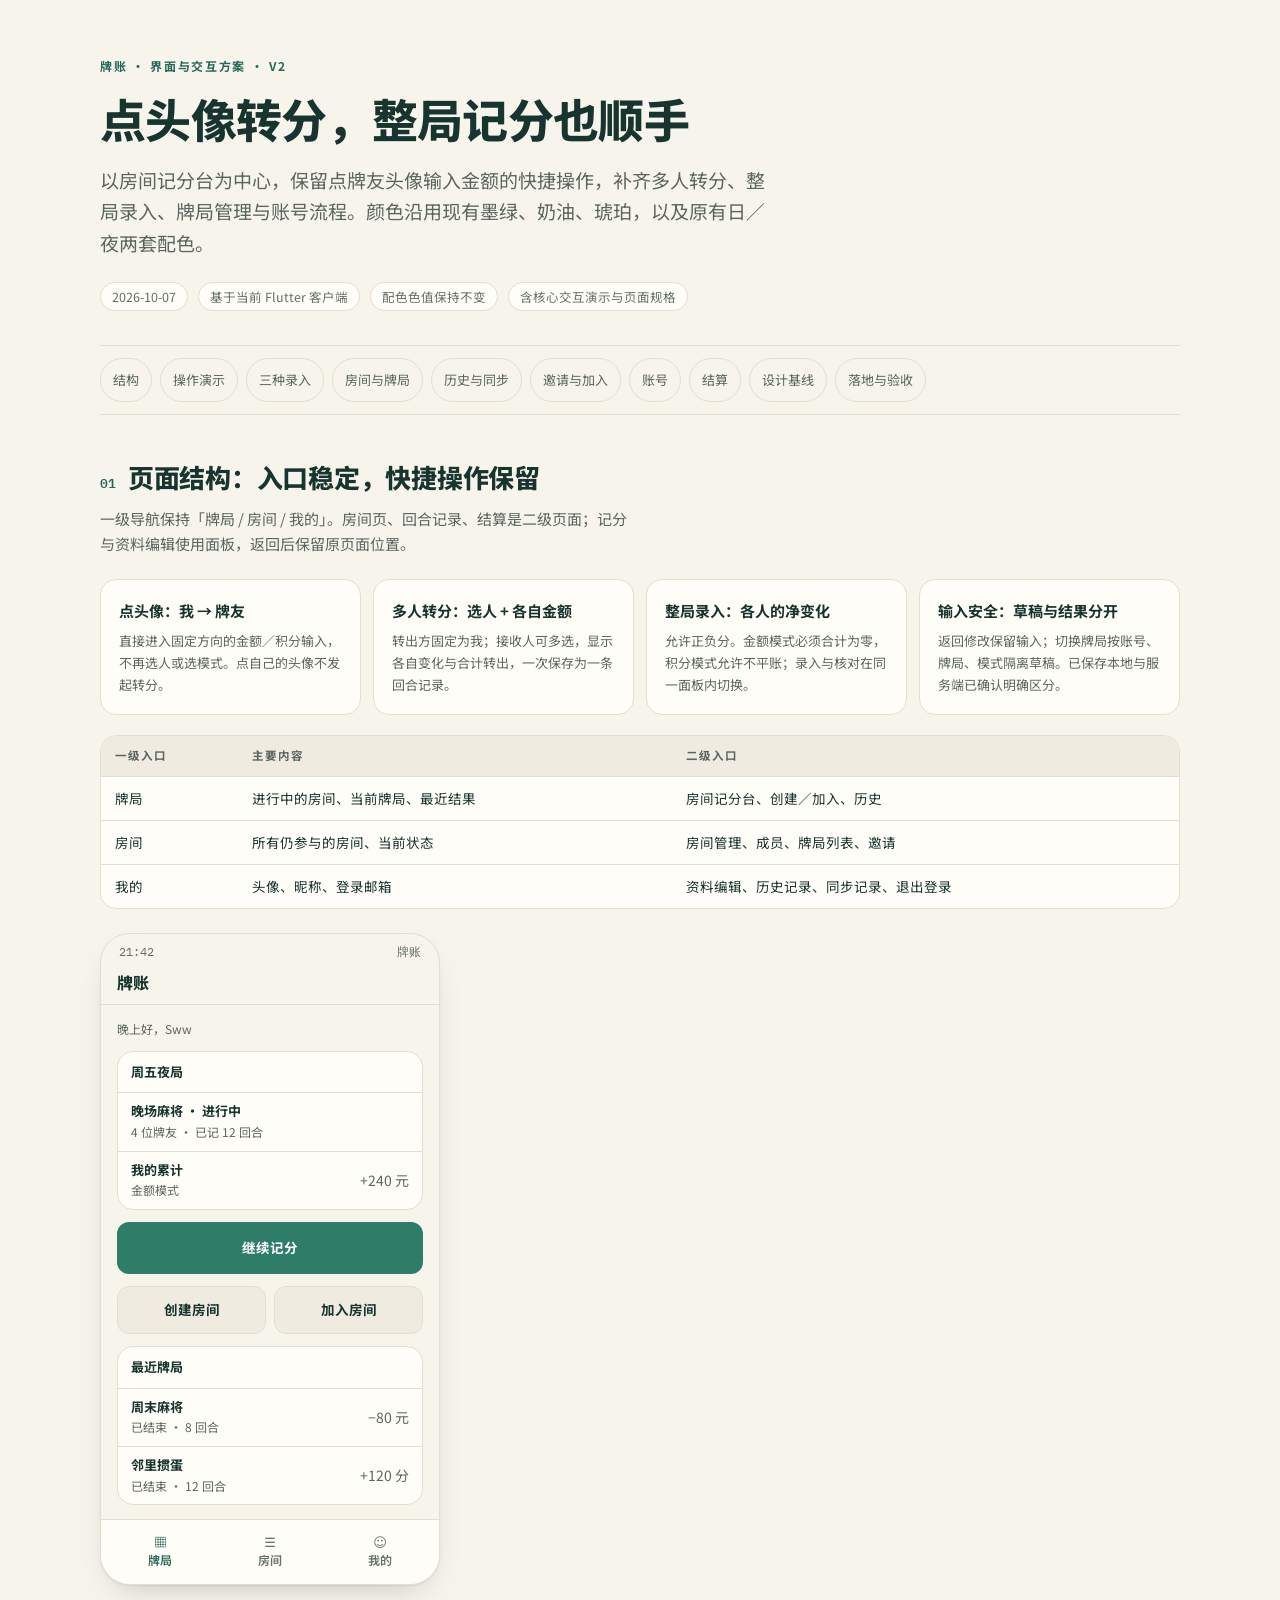
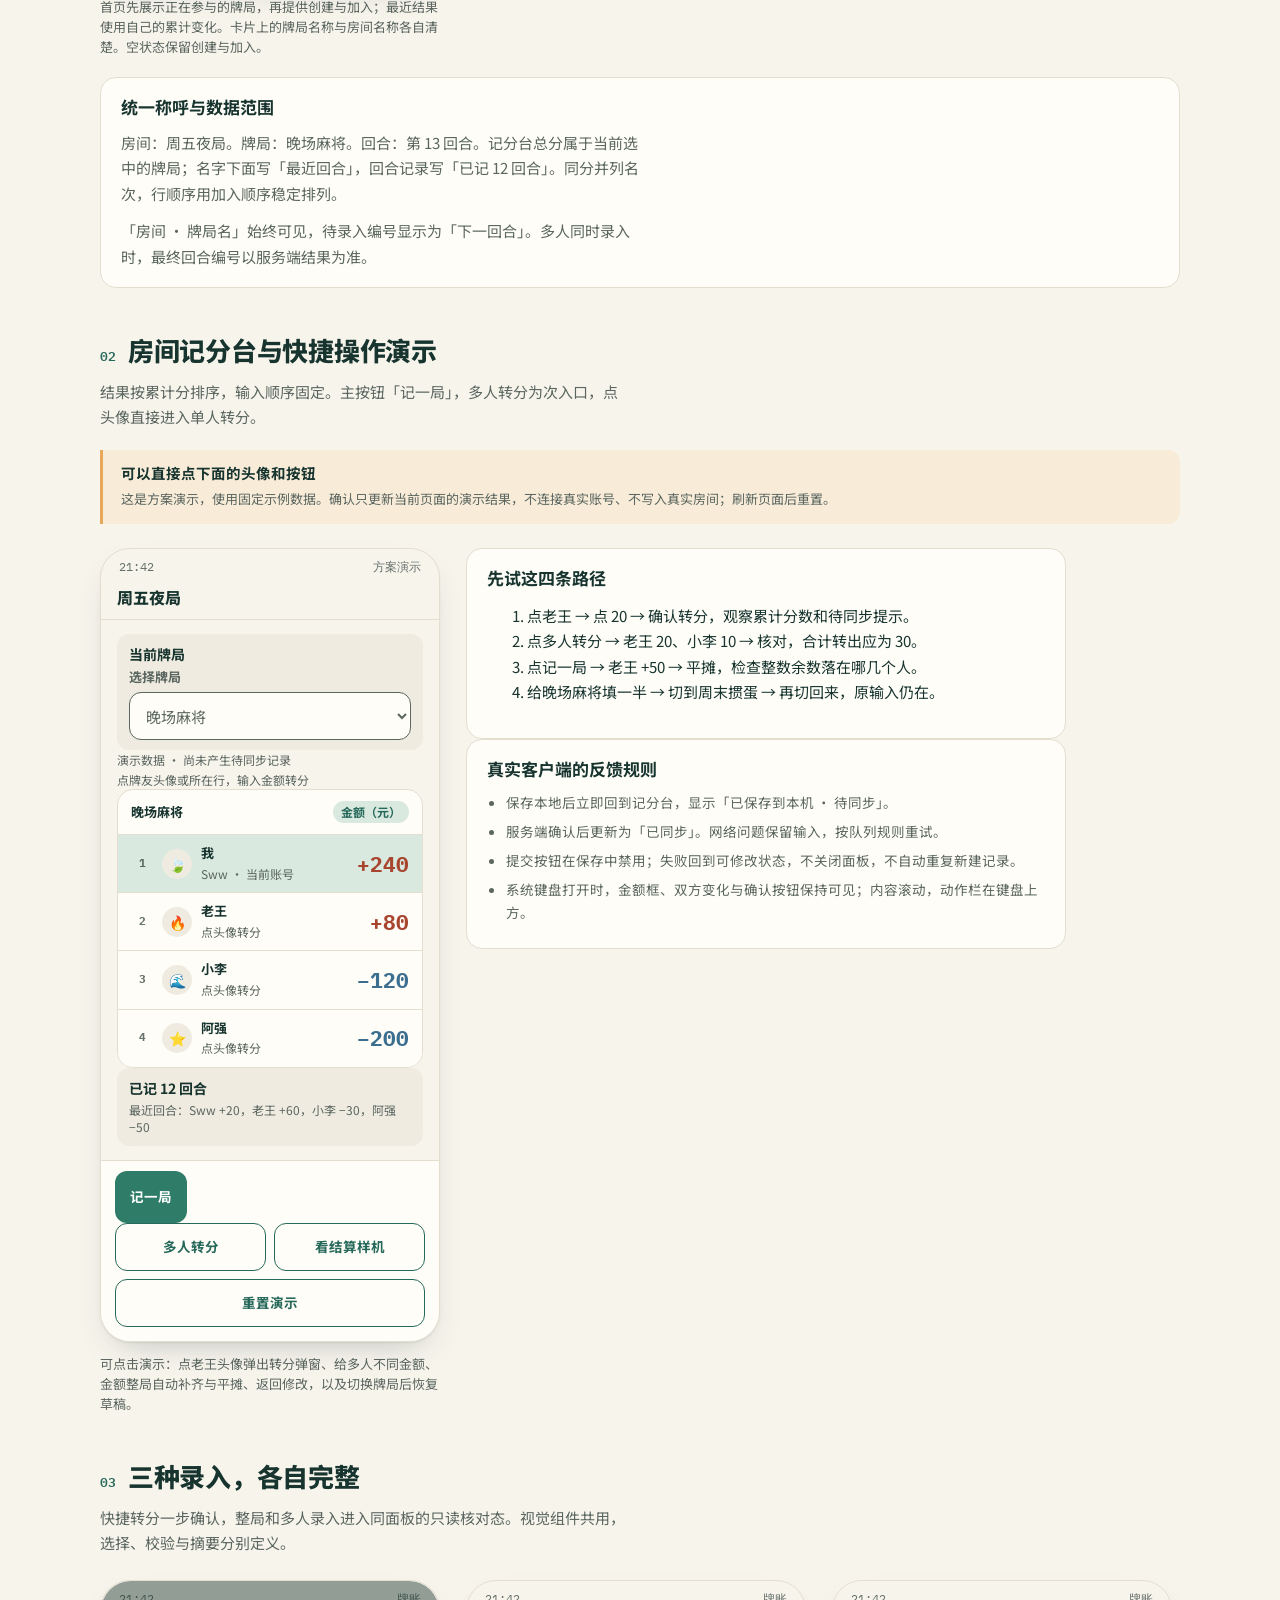
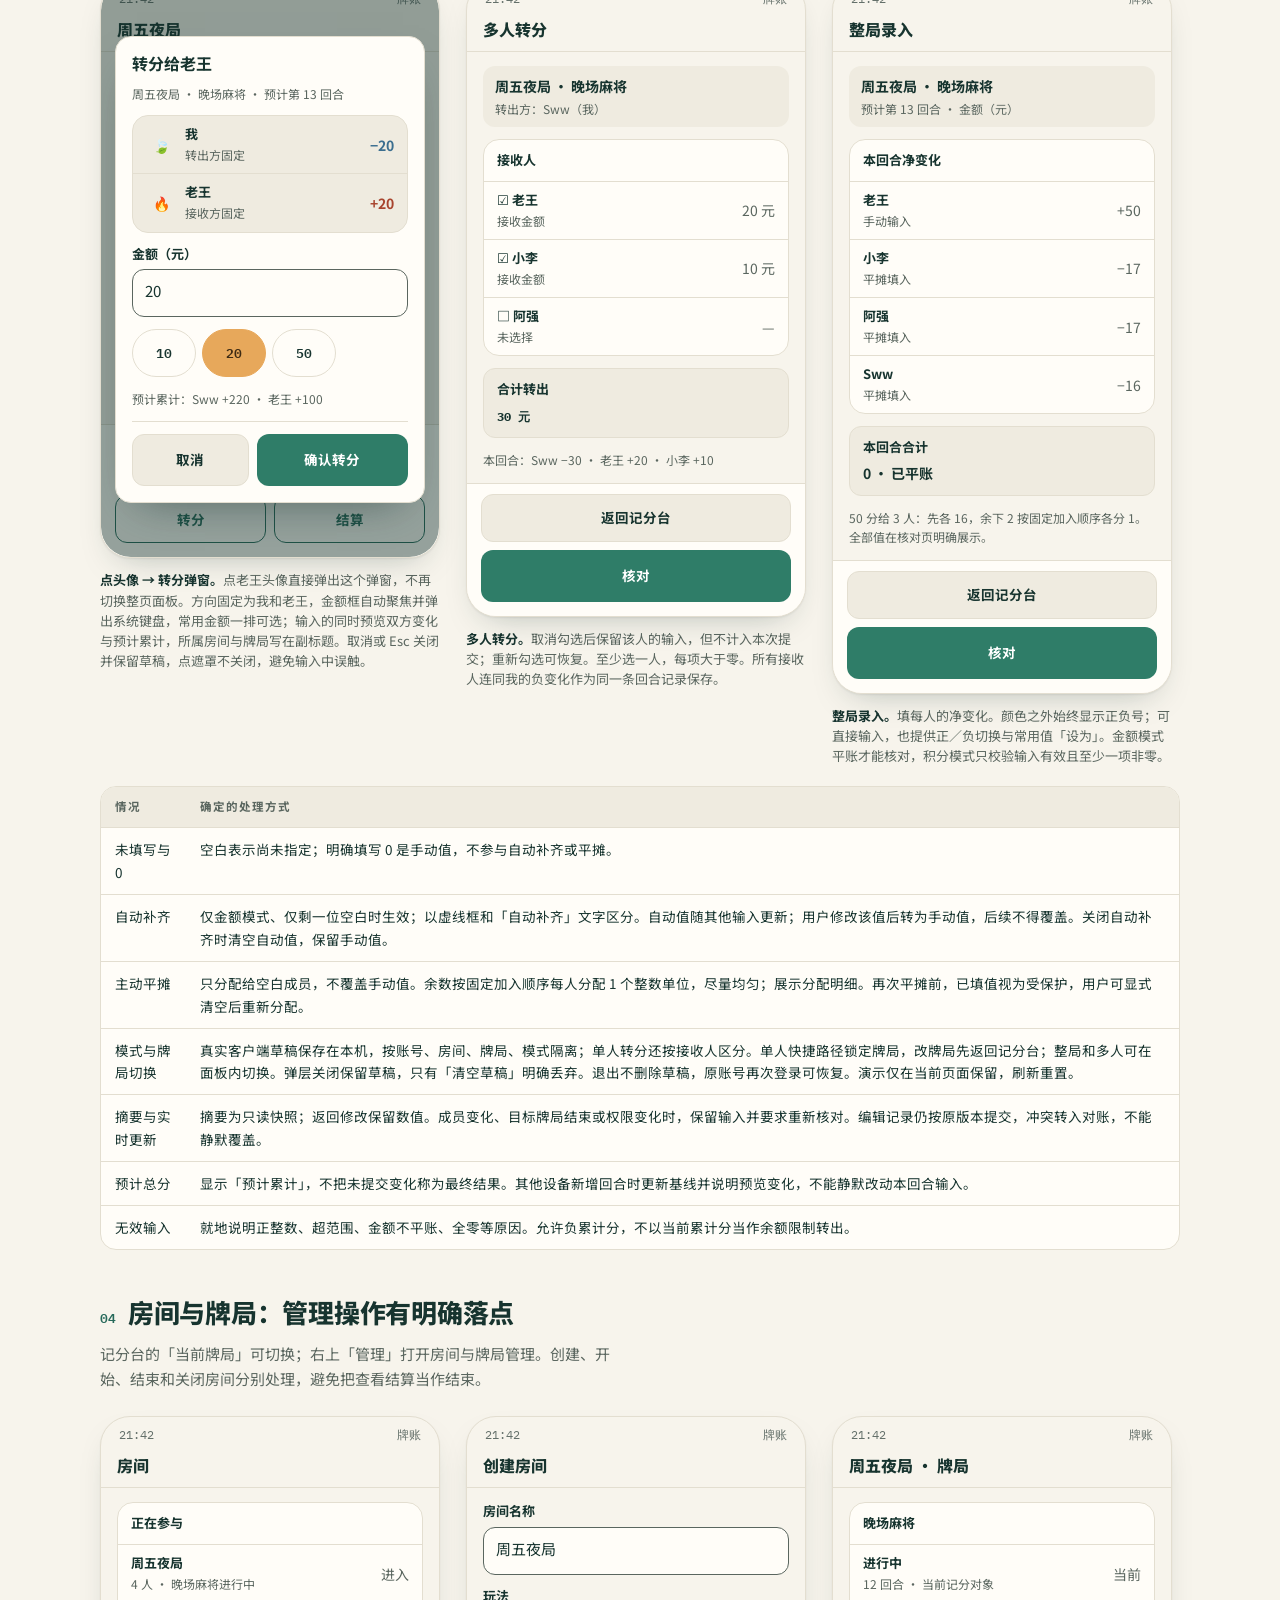
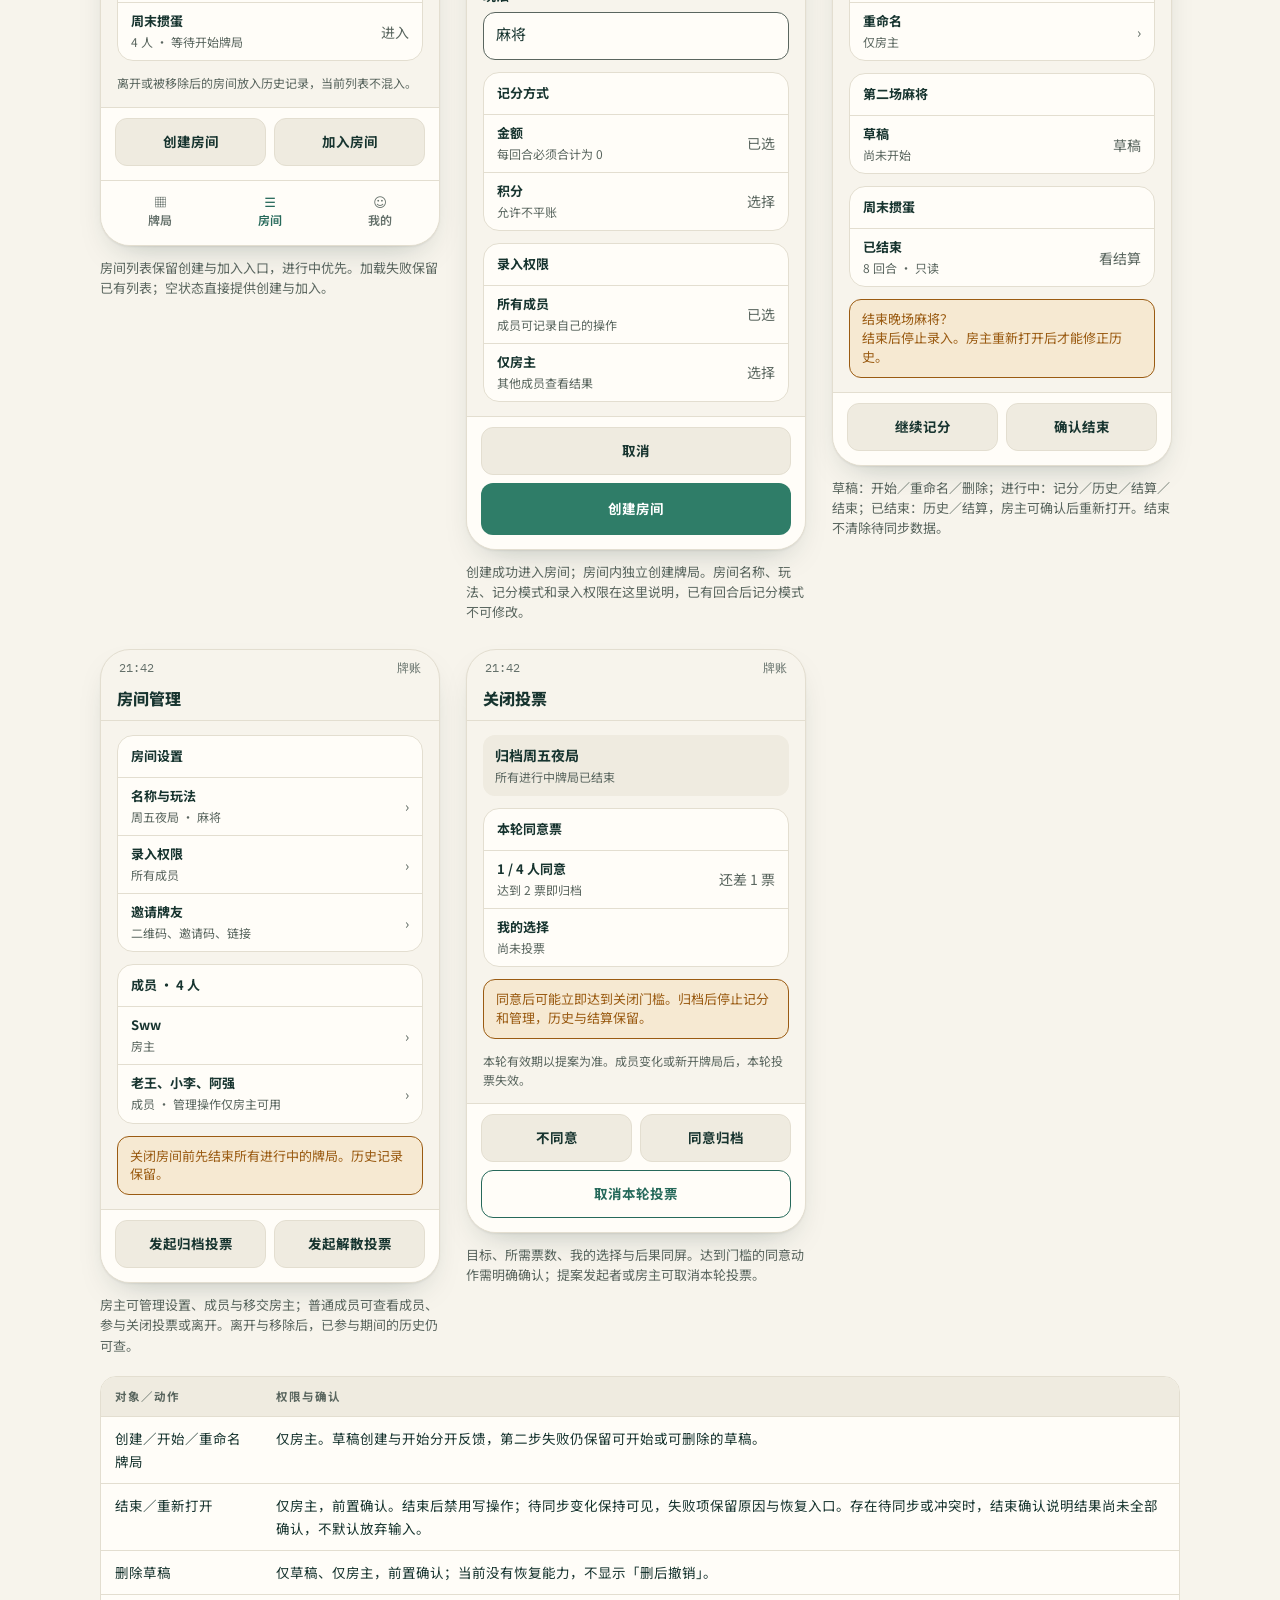
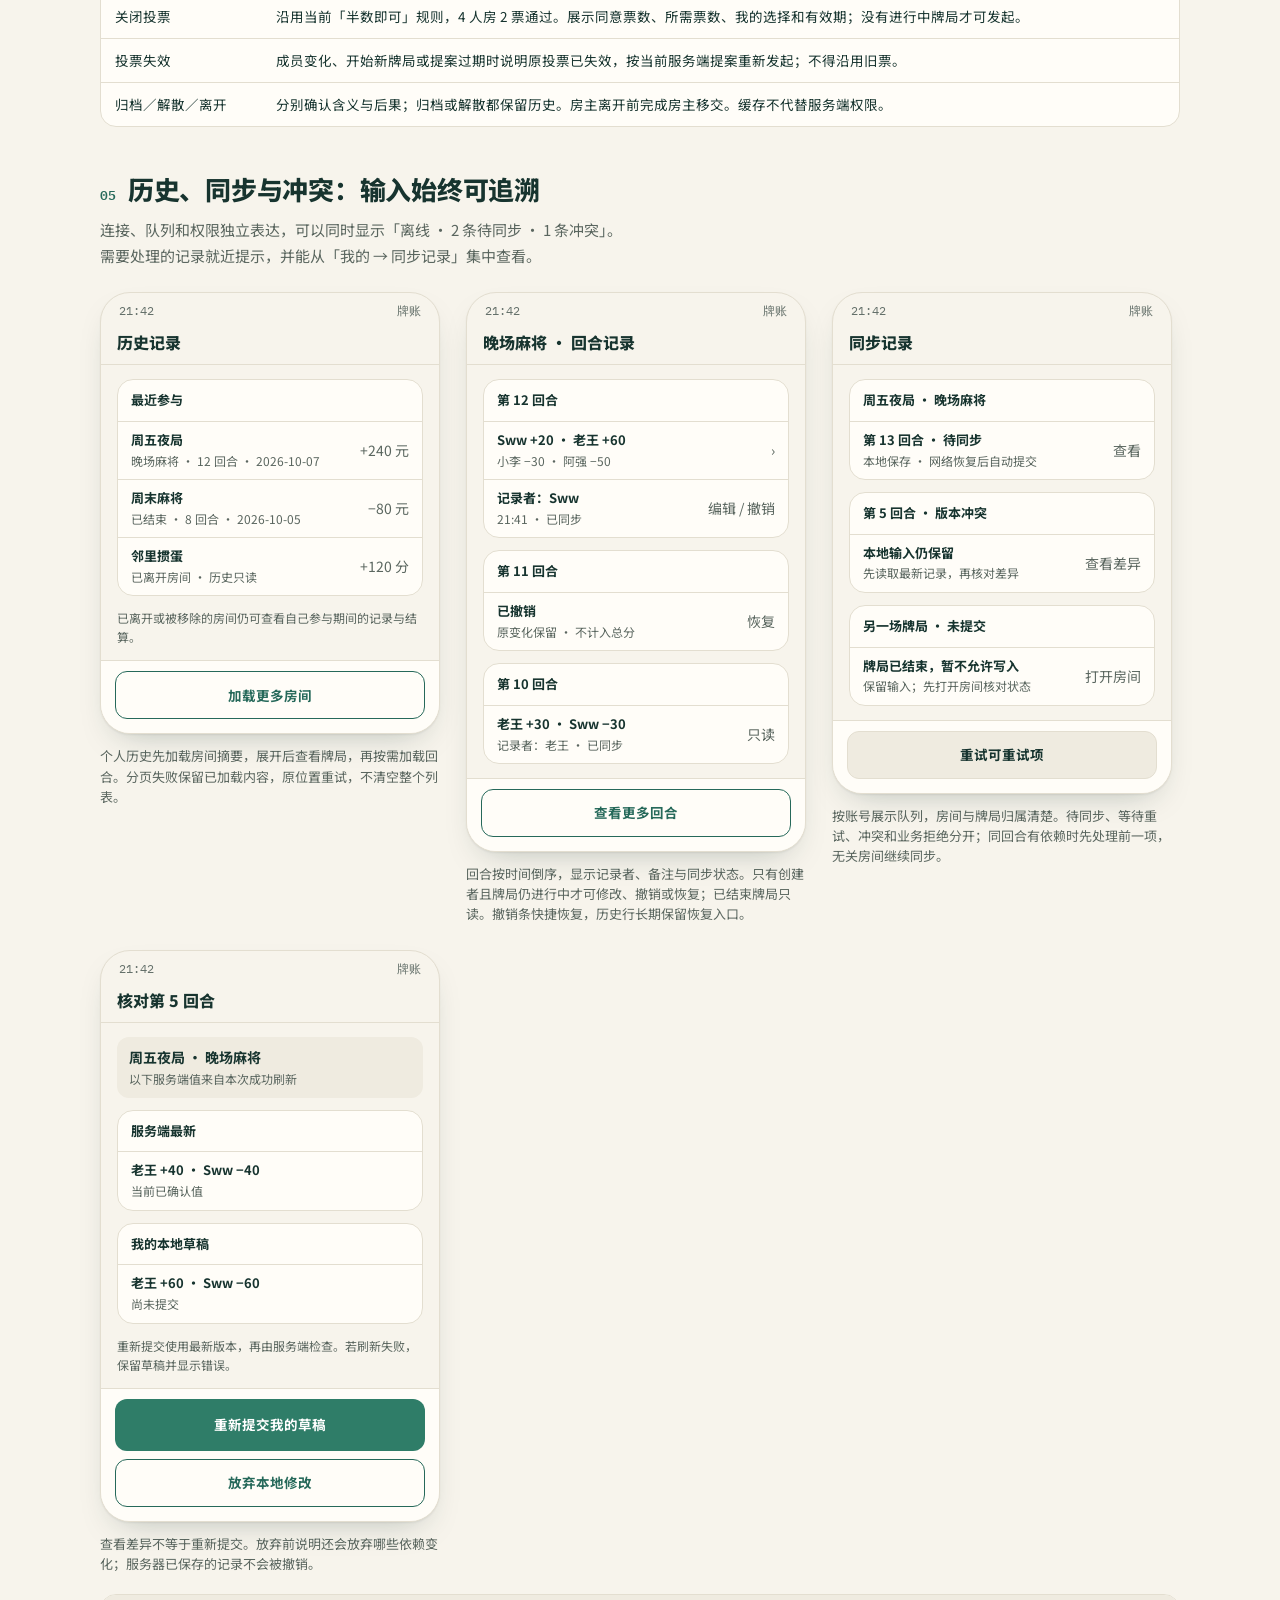
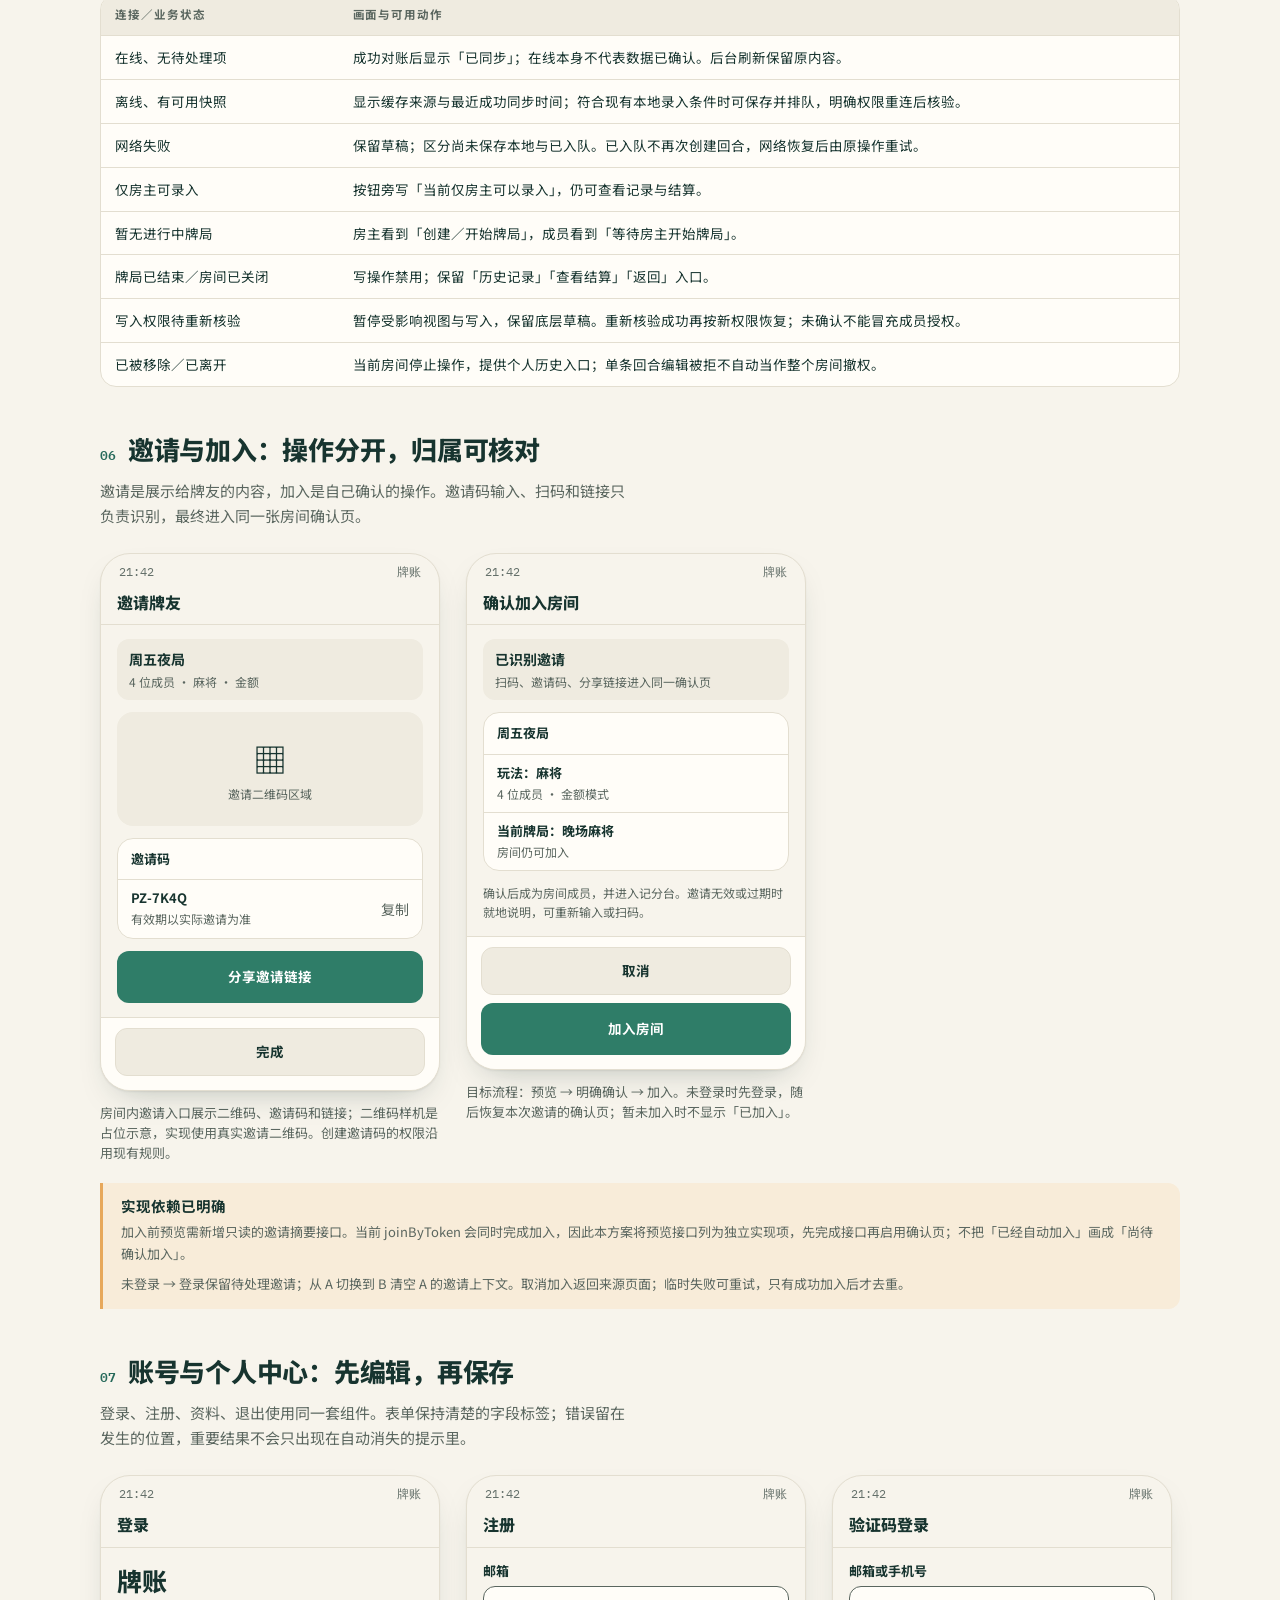
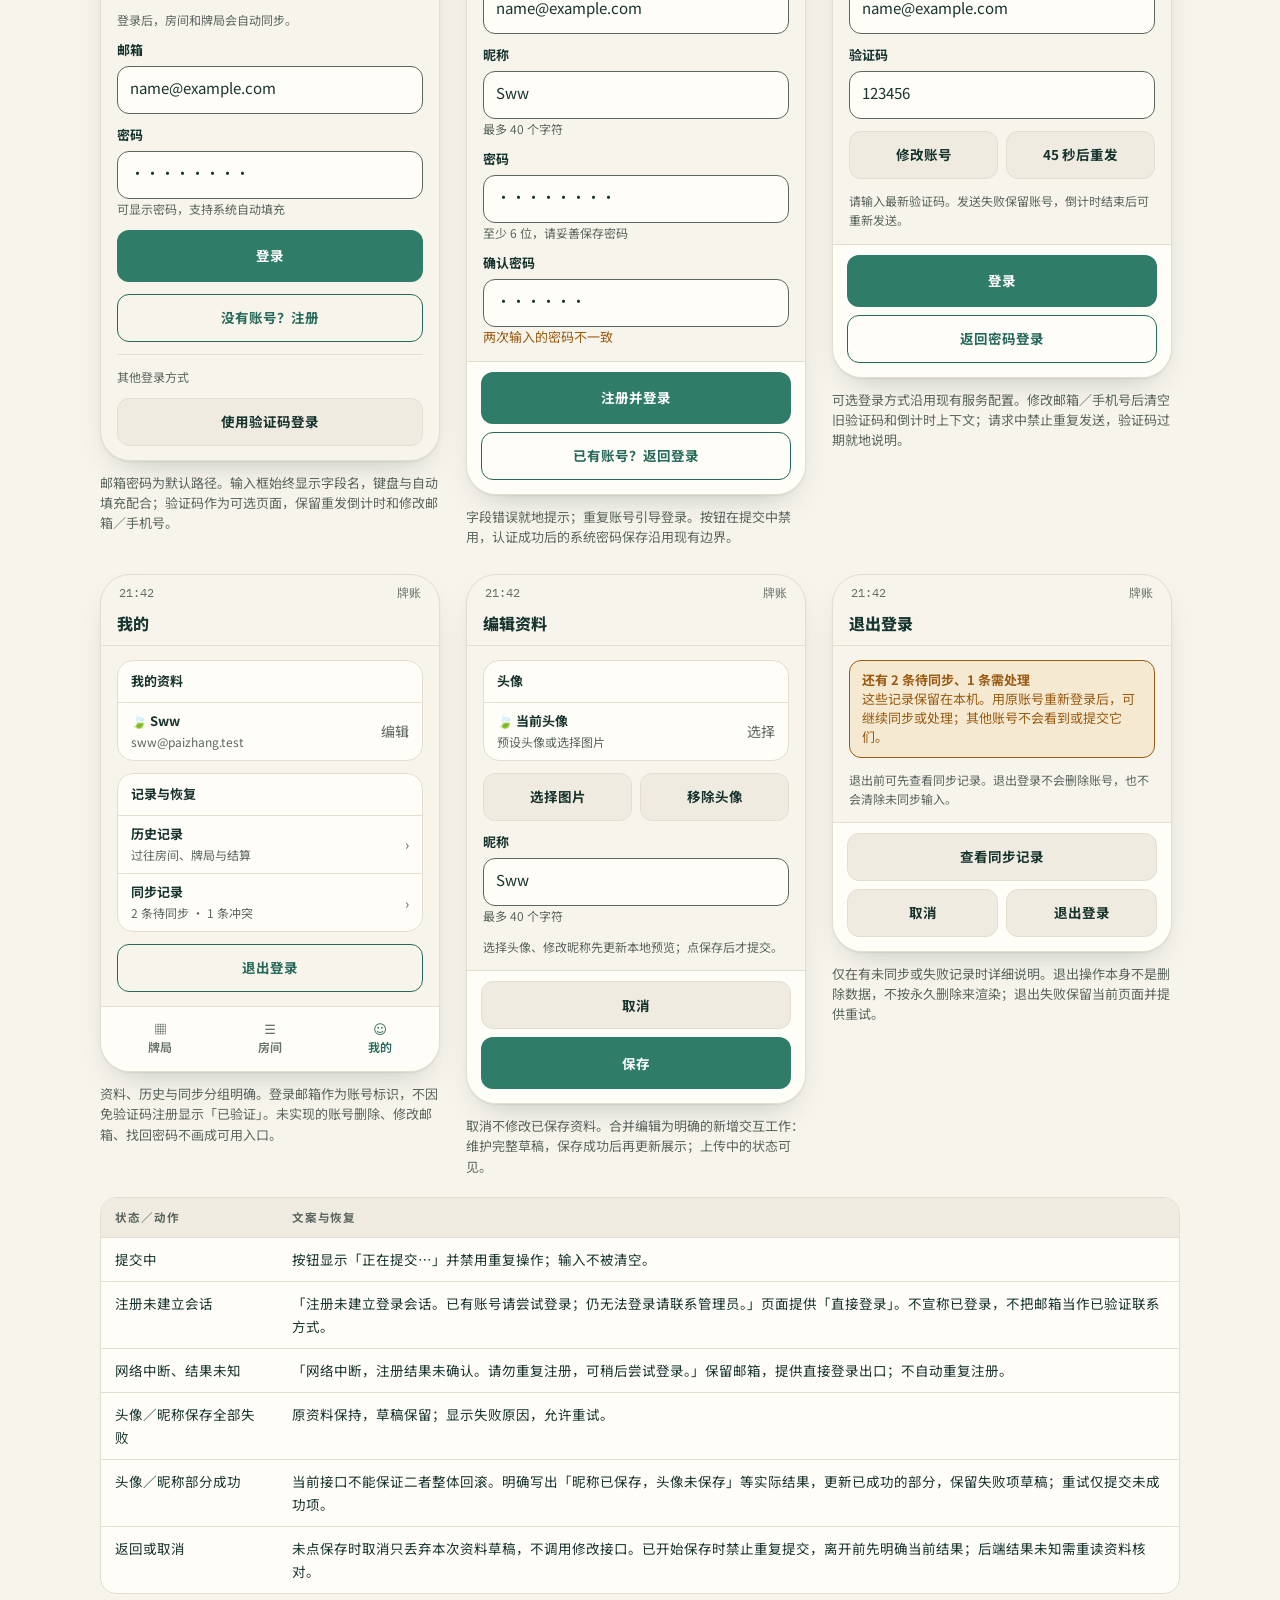
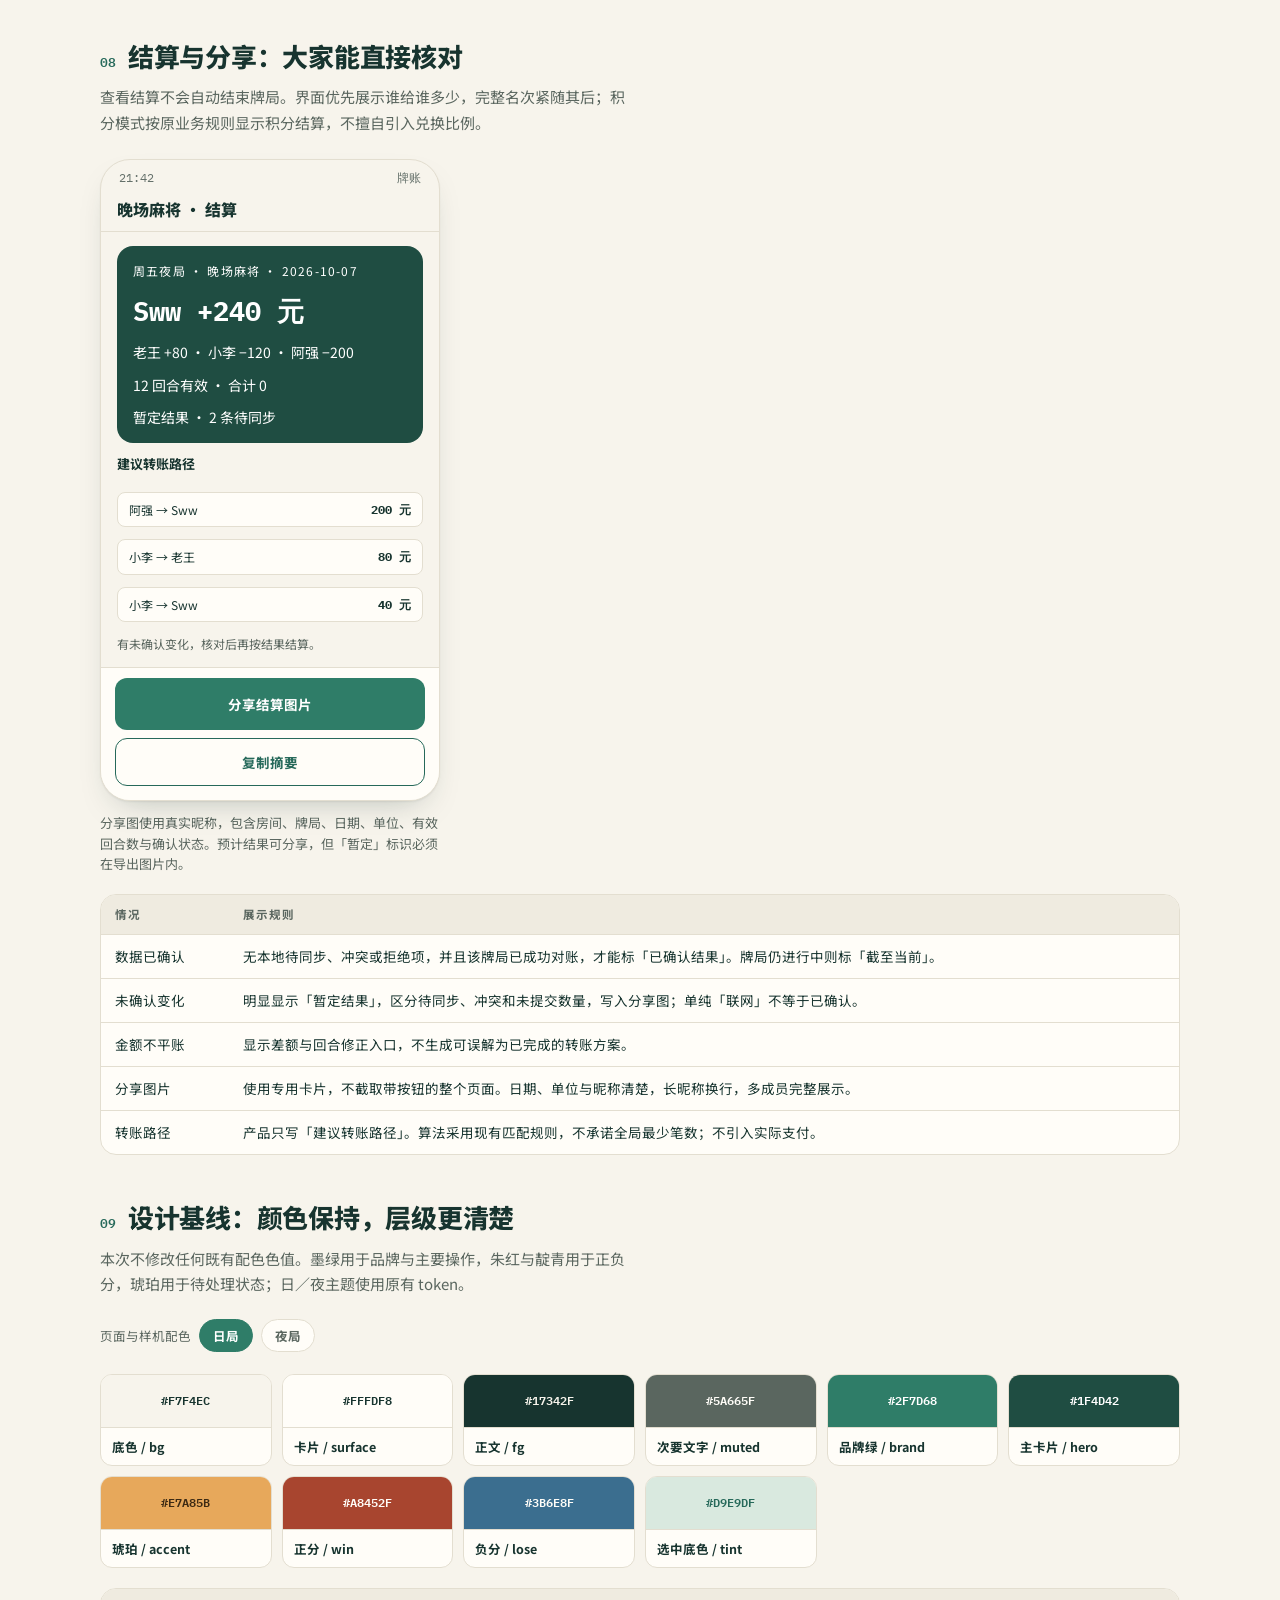
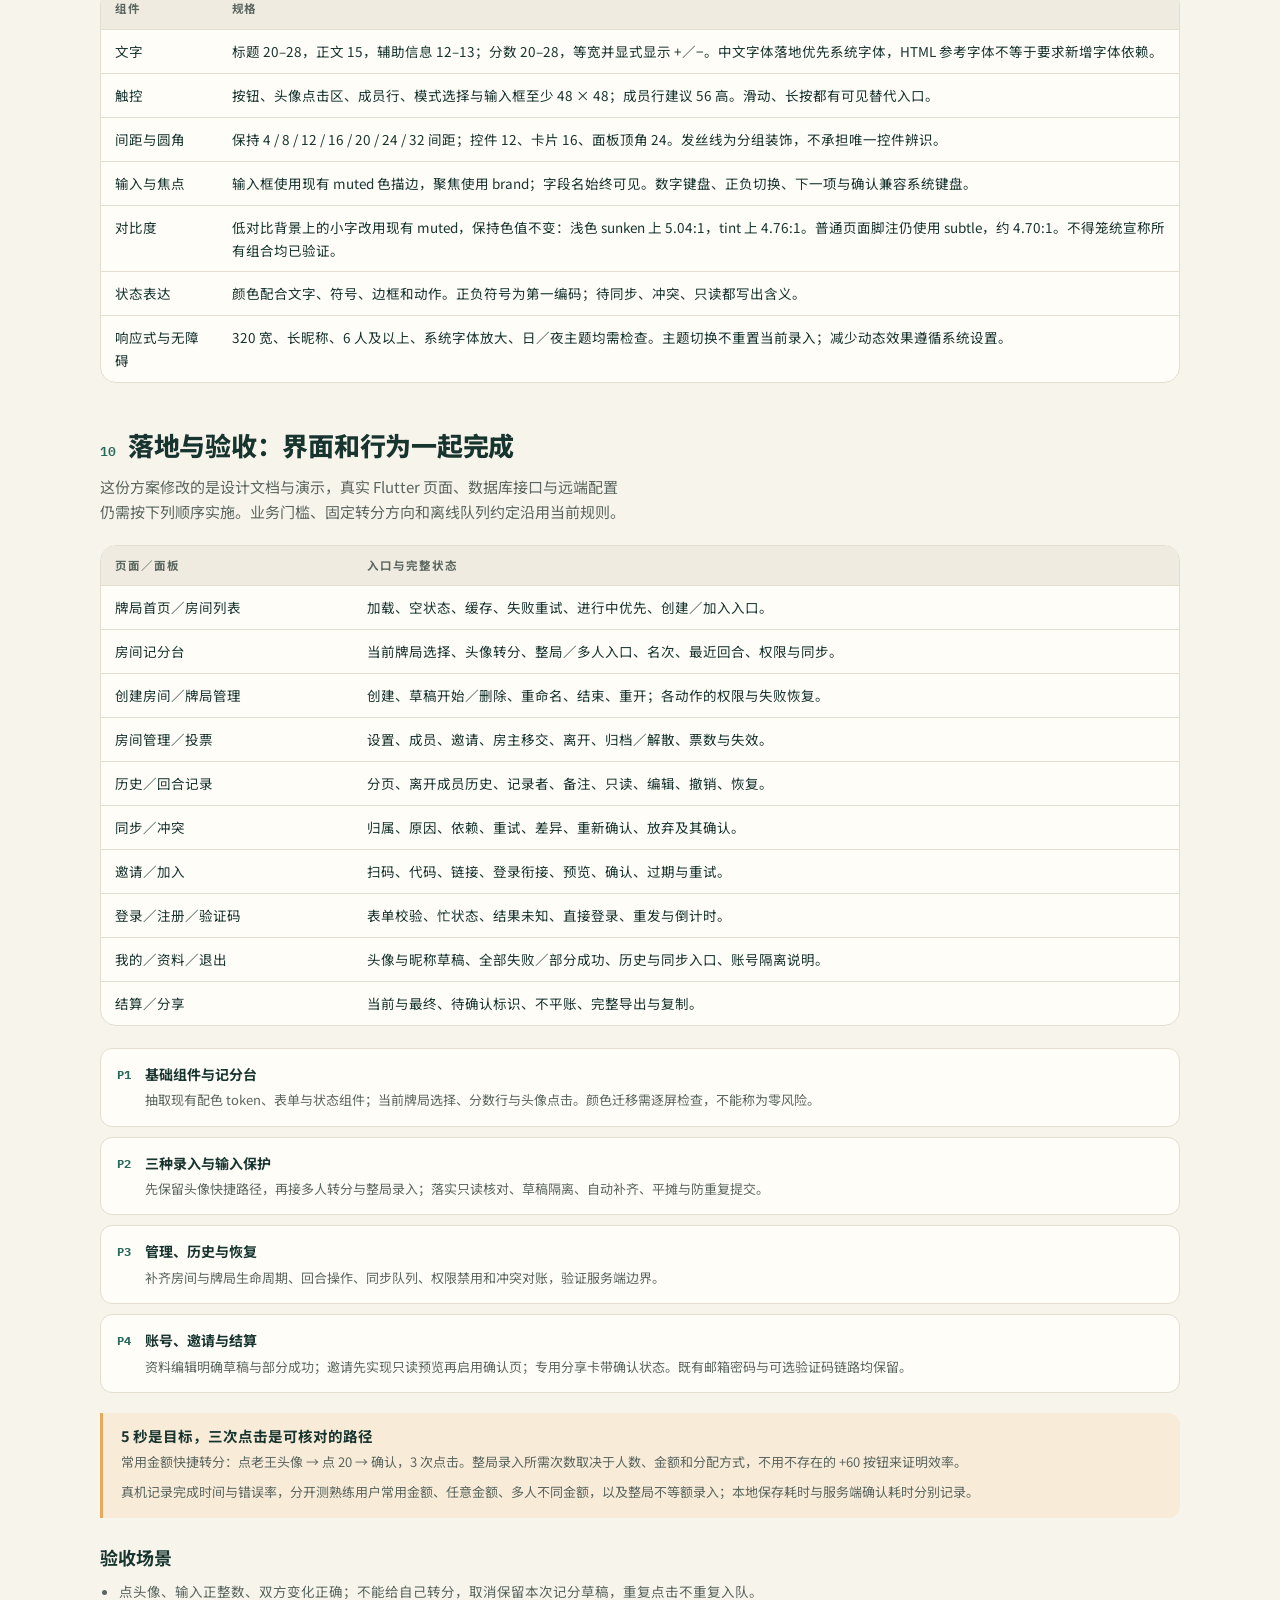
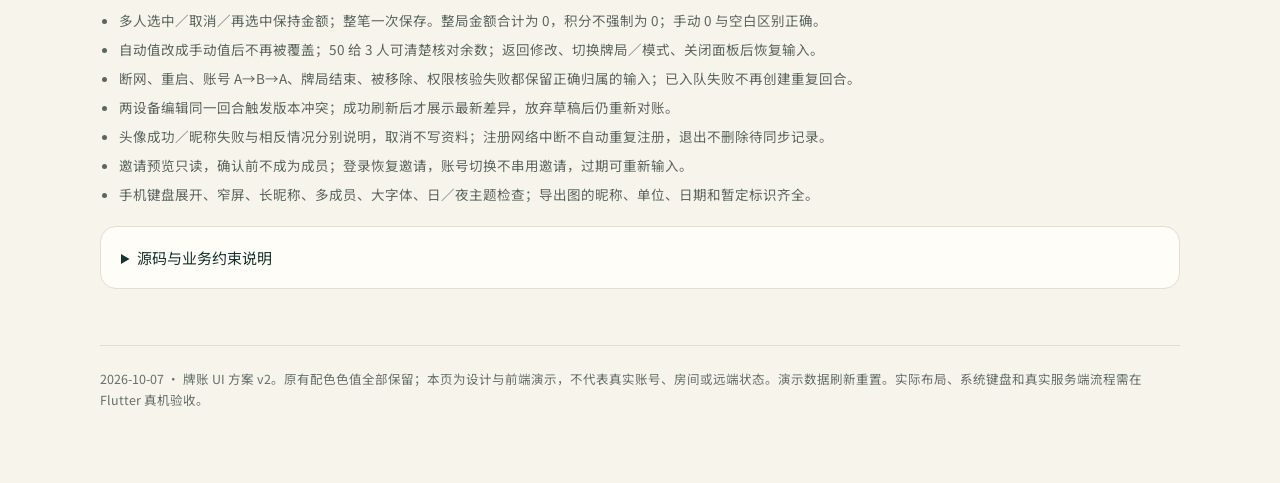
<file: docs/ui-proposal.html>
<!doctype html>
<html lang="zh-CN" data-theme="light">
<head>
<meta charset="utf-8">
<meta name="viewport" content="width=device-width,initial-scale=1">
<meta name="color-scheme" content="light dark">
<title>牌账 UI 与交互方案 · v2</title>
<link rel="preconnect" href="https://fonts.googleapis.com">
<link rel="preconnect" href="https://fonts.gstatic.com" crossorigin>
<link rel="stylesheet" href="https://fonts.googleapis.com/css2?family=Noto+Sans+SC:wght@400;500;600;700;800&family=IBM+Plex+Mono:wght@500;600;700&display=swap">
<style>

/* ── 布局概念：一份规格文档，色板与组件同源；手机样机内嵌为可切换的「日局／夜局」皮肤 ── */
:root{
  --bg:#F7F4EC; --surface:#FFFDF8; --sunken:#EFEBE0; --border:#E3DED0;
  --fg:#17342F; --muted:#5A665F; --subtle:#64706A;
  --brand:#2F7D68; --brand-ink:#26695A; --hero:#1F4D42; --tint:#D9E9DF; --on-brand:#FFFFFF;
  --accent:#E7A85B; --accent-ink:#8A5A16; --accent-tint:#F8ECD9; --accent-fill:#B8791D;
  --win:#A8452F; --win-tint:#F7E3DA;
  --lose:#3B6E8F; --lose-tint:#DFEAF1;
  --warn:#8A5A16; --warn-tint:#F6E9D2; --conflict:#9A5B12;
  --font-sans:'Noto Sans SC',-apple-system,'PingFang SC','Microsoft YaHei',system-ui,sans-serif;
  --font-mono:'IBM Plex Mono',ui-monospace,SFMono-Regular,Menlo,monospace;
  --r-chip:8px; --r-ctl:12px; --r-card:16px; --r-sheet:24px;
}
@media (prefers-color-scheme: dark){
  :root:not([data-theme="light"]){
    --bg:#101413; --surface:#171C1A; --sunken:#0B0E0D; --border:#2A322F;
    --fg:#E8EDE9; --muted:#A3AEA8; --subtle:#87938D;
    --brand:#4FA98F; --brand-ink:#6FBFA5; --hero:#23473C; --tint:#1E2A26; --on-brand:#0B0E0D;
    --accent:#E7A85B; --accent-ink:#E7A85B; --accent-tint:#332915; --accent-fill:#D9A03C;
    --win:#E08A66; --win-tint:#33231D;
    --lose:#7FB3D0; --lose-tint:#1B2A33;
    --warn:#DCA45C; --warn-tint:#332915; --conflict:#DCA45C;
    color-scheme:dark;
  }
}
:root[data-theme="dark"]{
  --bg:#101413; --surface:#171C1A; --sunken:#0B0E0D; --border:#2A322F;
  --fg:#E8EDE9; --muted:#A3AEA8; --subtle:#87938D;
  --brand:#4FA98F; --brand-ink:#6FBFA5; --hero:#23473C; --tint:#1E2A26; --on-brand:#0B0E0D;
  --accent:#E7A85B; --accent-ink:#E7A85B; --accent-tint:#332915; --accent-fill:#D9A03C;
  --win:#E08A66; --win-tint:#33231D;
  --lose:#7FB3D0; --lose-tint:#1B2A33;
  --warn:#DCA45C; --warn-tint:#332915; --conflict:#DCA45C;
  color-scheme:dark;
}
*{box-sizing:border-box}
body{
  margin:0; background:var(--bg); color:var(--fg);
  font-family:var(--font-sans); font-size:15px; line-height:1.7;
  padding-inline:clamp(16px,4vw,44px); padding-block:0 72px;
  -webkit-font-smoothing:antialiased;
}
.wrap{max-width:1080px;margin-inline:auto}
h1,h2,h3,h4{text-wrap:balance;margin:0;line-height:1.25}
p{margin:0}
a{color:var(--brand-ink)}
:focus-visible{outline:2px solid var(--brand);outline-offset:2px;border-radius:4px}
code,.mono{font-family:var(--font-mono);font-size:.86em}
code{background:var(--sunken);padding:.1em .38em;border-radius:5px;border:1px solid var(--border)}
.num{font-variant-numeric:tabular-nums}

/* ── 页头 ── */
header.top{padding-block:56px 34px;border-bottom:1px solid var(--border)}
.eyebrow{font-size:12px;font-weight:700;letter-spacing:.14em;text-transform:uppercase;color:var(--brand-ink)}
h1{font-size:clamp(30px,5.2vw,46px);font-weight:800;letter-spacing:-.015em;margin-top:14px}
.thesis{font-size:clamp(16px,2.1vw,19px);color:var(--muted);max-width:62ch;margin-top:16px;line-height:1.65}
.meta{display:flex;flex-wrap:wrap;gap:8px 10px;margin-top:24px;font-size:12.5px;color:var(--subtle)}
.meta span{border:1px solid var(--border);border-radius:999px;padding:3px 11px;background:var(--surface)}

section{padding-block:46px 0}
h2{font-size:clamp(21px,2.7vw,26px);font-weight:800;letter-spacing:-.01em;display:flex;align-items:baseline;gap:12px}
h2 .idx{font-family:var(--font-mono);font-size:13px;font-weight:600;color:var(--brand-ink);letter-spacing:0}
.lede{color:var(--muted);max-width:66ch;margin-top:12px}
h3{font-size:17px;font-weight:700;margin-top:0}

/* ── 现状清单 ── */
.findings{display:grid;gap:12px;margin-top:24px}
.find{display:grid;grid-template-columns:auto 1fr;gap:14px;background:var(--surface);border:1px solid var(--border);border-radius:var(--r-card);padding:16px 18px}
.find .n{font-family:var(--font-mono);font-size:12px;font-weight:700;color:var(--brand-ink);padding-top:3px;min-width:1.6em}
.find h3{font-size:15px;margin-bottom:4px}
.find p{font-size:13.5px;color:var(--muted)}
.find .ev{margin-top:8px;font-size:12px;color:var(--subtle)}
.find .ev code{font-size:11.5px}
.tag{display:inline-block;font-size:11px;font-weight:700;letter-spacing:.04em;padding:2px 8px;border-radius:999px;margin-left:8px;vertical-align:1px}
.tag.bad{background:var(--win-tint);color:var(--win)}
.tag.warn{background:var(--warn-tint);color:var(--warn)}

/* ── 色板 ── */
.swatches{display:grid;grid-template-columns:repeat(auto-fill,minmax(158px,1fr));gap:10px;margin-top:22px}
.sw{border:1px solid var(--border);border-radius:var(--r-ctl);overflow:hidden;background:var(--surface)}
.sw .chip{height:52px;display:flex;align-items:center;justify-content:center;font-family:var(--font-mono);font-size:11.5px;font-weight:600}
.sw .lbl{padding:8px 11px;font-size:12.5px;font-weight:700;border-top:1px solid var(--border)}
.sw .use{font-size:11.5px;color:var(--subtle);font-family:var(--font-mono)}

/* ── 通用面板/表格 ── */
.panel{background:var(--surface);border:1px solid var(--border);border-radius:var(--r-card);padding:18px 20px;margin-top:20px}
.tblwrap{overflow-x:auto;margin-top:20px;border:1px solid var(--border);border-radius:var(--r-card);background:var(--surface)}
table{border-collapse:collapse;width:100%;font-size:13.5px;min-width:520px}
th,td{text-align:left;padding:10px 14px;border-bottom:1px solid var(--border);vertical-align:top}
th{font-size:11.5px;letter-spacing:.08em;text-transform:uppercase;color:var(--subtle);font-weight:700;background:var(--sunken)}
tr:last-child td{border-bottom:0}
td.mono,th.mono{font-family:var(--font-mono);font-size:12.5px}
.ok{color:var(--brand-ink);font-weight:700}
.bad{color:var(--win);font-weight:700}

/* ── 手机样机 ── */
.screens{display:flex;flex-wrap:wrap;gap:26px;margin-top:24px;align-items:flex-start}
figure{margin:0;flex:0 0 auto}
figcaption{margin-top:12px;font-size:12.5px;color:var(--subtle);max-width:320px;line-height:1.55}
figcaption b{color:var(--fg);font-weight:700}

/* 样机自己重声明同一套 token，因此组件 CSS 在两套皮肤下通用 */
.mock{
  --bg:#F7F4EC; --surface:#FFFDF8; --sunken:#EFEBE0; --border:#E3DED0;
  --fg:#17342F; --muted:#5A665F; --subtle:#64706A;
  --brand:#2F7D68; --brand-ink:#26695A; --hero:#1F4D42; --tint:#D9E9DF; --on-brand:#FFFFFF;
  --accent:#E7A85B; --accent-ink:#8A5A16; --accent-tint:#F8ECD9; --accent-fill:#B8791D;
  --win:#A8452F; --win-tint:#F7E3DA; --lose:#3B6E8F; --lose-tint:#DFEAF1;
  --warn:#8A5A16; --warn-tint:#F6E9D2; --conflict:#9A5B12;
  width:302px;border:1px solid var(--border);border-radius:30px;background:var(--bg);
  color:var(--fg);font-size:13px;line-height:1.45;overflow:hidden;
  box-shadow:0 1px 2px rgba(0,0,0,.06),0 14px 34px -18px rgba(23,52,47,.34);
}
.mock[data-skin="night"]{
  --bg:#101413; --surface:#171C1A; --sunken:#0B0E0D; --border:#2A322F;
  --fg:#E8EDE9; --muted:#A3AEA8; --subtle:#87938D;
  --brand:#4FA98F; --brand-ink:#6FBFA5; --hero:#23473C; --tint:#1E2A26; --on-brand:#0B0E0D;
  --accent:#E7A85B; --accent-ink:#E7A85B; --accent-tint:#332915; --accent-fill:#D9A03C;
  --win:#E08A66; --win-tint:#33231D; --lose:#7FB3D0; --lose-tint:#1B2A33;
  --warn:#DCA45C; --warn-tint:#332915; --conflict:#DCA45C;
  box-shadow:0 1px 2px rgba(0,0,0,.4),0 16px 38px -20px rgba(0,0,0,.75);
}
.mock .status{display:flex;justify-content:space-between;padding:9px 18px 3px;font-size:10.5px;color:var(--subtle);font-family:var(--font-mono)}
.mock .bar{display:flex;align-items:center;gap:9px;padding:8px 16px 10px;border-bottom:1px solid var(--border)}
.mock .bar .ttl{font-weight:800;font-size:15px;flex:1;min-width:0;overflow:hidden;text-overflow:ellipsis;white-space:nowrap}
.mock .bar .ico{color:var(--muted);font-size:13px;letter-spacing:1px}
.mock .grab{width:38px;height:4px;border-radius:99px;background:var(--border);margin:9px auto 1px}
.mock .body{padding:12px 14px 14px;display:flex;flex-direction:column;gap:10px}
.mock .foot{border-top:1px solid var(--border);padding:10px 14px 14px;background:var(--surface);display:flex;flex-direction:column;gap:8px}
.mock .tabbar{display:flex;border-top:1px solid var(--border);background:var(--surface);padding:7px 4px 9px}
.mock .tabbar div{flex:1;text-align:center;font-size:10.5px;font-weight:600;color:var(--subtle)}
.mock .tabbar div.on{color:var(--brand-ink)}
.mock .tabbar div span{display:block;font-size:13px;line-height:1.3}
.mock .keys{display:grid;grid-template-columns:repeat(3,1fr);gap:5px;padding:8px 12px 12px;background:var(--sunken);border-top:1px solid var(--border)}
.mock .keys span{background:var(--surface);border:1px solid var(--border);border-radius:var(--r-chip);text-align:center;padding:7px 0;font-family:var(--font-mono);font-size:13px;color:var(--fg)}
.mock .keys span.wide{grid-column:span 2}

/* 同步状态条 */
.sync{display:flex;align-items:center;gap:8px;font-size:11.5px;color:var(--muted);background:var(--sunken);border:1px solid var(--border);border-radius:var(--r-chip);padding:6px 10px}
.dot{width:8px;height:8px;border-radius:50%;flex:0 0 auto}
.dot.on{background:var(--brand)}
.dot.pend{background:var(--accent);box-shadow:inset 0 0 0 2px var(--sunken)}
.dot.unk{background:transparent;border:1.5px dashed var(--subtle)}

/* 记分台 */
.board{background:var(--surface);border:1px solid var(--border);border-radius:var(--r-card);overflow:hidden}
.board .hd{display:flex;align-items:center;gap:8px;padding:11px 13px;border-bottom:1px solid var(--border)}
.board .hd .t{font-weight:700;font-size:13px;flex:1}
.pill{font-size:10.5px;font-weight:700;padding:2.5px 8px;border-radius:999px;background:var(--tint);color:var(--brand-ink);white-space:nowrap}
.pill.acc{background:var(--accent-tint);color:var(--accent-ink)}
.pill.grey{background:var(--sunken);color:var(--muted)}
.row{display:grid;grid-template-columns:22px 30px 1fr auto;align-items:center;gap:9px;padding:9px 13px;border-bottom:1px solid var(--border)}
.row:last-child{border-bottom:0}
.row .rk{font-family:var(--font-mono);font-size:11px;font-weight:700;color:var(--subtle);text-align:center}
.row .av{width:30px;height:30px;border-radius:50%;display:flex;align-items:center;justify-content:center;font-size:14px;background:var(--sunken)}
.row .nm{min-width:0}
.row .nm b{display:block;font-size:13px;font-weight:700;overflow:hidden;text-overflow:ellipsis;white-space:nowrap}
.row .nm .d{font-size:10.5px;color:var(--muted);font-family:var(--font-mono)}
.row .tot{font-family:var(--font-mono);font-size:17px;font-weight:700;text-align:right;font-variant-numeric:tabular-nums}
.lead{color:var(--win)}
.trail{color:var(--lose)}
.me{background:var(--tint)}
.metag{font-size:9.5px;font-weight:800;color:var(--brand-ink);border:1px solid var(--brand);border-radius:4px;padding:0 3px;margin-left:5px;vertical-align:1.5px}

/* 按钮 */
.btn{border-radius:var(--r-ctl);padding:11px 14px;min-height:48px;display:flex;align-items:center;justify-content:center;font-size:13.5px;font-weight:700;text-align:center;border:1px solid transparent}
.btn.pri{background:var(--brand);color:var(--on-brand)}
.btn.sec{background:var(--sunken);color:var(--fg);border-color:var(--border)}
.btn.ghost{background:transparent;color:var(--brand-ink);border-color:var(--border)}
.btnrow{display:flex;gap:8px}
.btnrow>*{flex:1;min-width:0}

/* 平账尺 */
.meter{background:var(--sunken);border:1px solid var(--border);border-radius:var(--r-ctl);padding:11px 13px}
.meter .top{display:flex;justify-content:space-between;align-items:baseline;font-size:11.5px;margin-bottom:8px}
.meter .top .v{font-family:var(--font-mono);font-weight:700;font-size:13px}
.meter .track{position:relative;height:8px;border-radius:99px;background:var(--surface);border:1px solid var(--border);overflow:hidden}
.meter .fill{position:absolute;top:0;bottom:0;left:50%}
.meter .zero{position:absolute;left:50%;top:-3px;bottom:-3px;width:2px;background:var(--subtle);opacity:.55}
.meter .scale{display:flex;justify-content:space-between;font-size:9.5px;color:var(--subtle);font-family:var(--font-mono);margin-top:6px}
.meter.bal .v{color:var(--brand-ink)}
.meter.unbal .v{color:var(--warn)}

/* 输入行 */
.inrow{display:grid;grid-template-columns:30px 1fr auto;align-items:center;gap:9px}
.inrow .av{width:30px;height:30px;border-radius:50%;display:flex;align-items:center;justify-content:center;font-size:14px;background:var(--sunken)}
.field{font-family:var(--font-mono);font-size:15px;font-weight:700;text-align:right;background:var(--surface);border:1px solid var(--border);border-radius:var(--r-chip);padding:7px 11px;min-width:76px}
.field.filled{border-color:var(--brand);background:var(--tint);color:var(--brand-ink)}
.field.auto{border-style:dashed;color:var(--muted)}
.chips{display:flex;flex-wrap:wrap;gap:6px}
.qchip{font-family:var(--font-mono);font-size:11.5px;font-weight:600;border:1px solid var(--border);background:var(--surface);color:var(--fg);border-radius:999px;padding:3.5px 10px}
.qchip.hot{background:var(--accent);border-color:var(--accent);color:#3D2A13}
.note{font-size:11.5px;color:var(--subtle);border-bottom:1px dashed var(--border);padding-bottom:2px;align-self:flex-start}

/* 结算 */
.card-hero{background:var(--hero);color:#fff;border-radius:var(--r-card);padding:16px;display:flex;flex-direction:column;gap:12px}
.card-hero .k{font-size:10.5px;letter-spacing:.1em;text-transform:uppercase;opacity:.72}
.card-hero .big{font-family:var(--font-mono);font-size:26px;font-weight:700}
.flow{display:flex;align-items:center;gap:8px;font-size:12px;background:var(--surface);border:1px solid var(--border);border-radius:var(--r-chip);padding:8px 11px}
.flow .amt{margin-left:auto;font-family:var(--font-mono);font-weight:700}
.arrow{color:var(--subtle)}

/* 三态演示 */
.states{display:grid;grid-template-columns:repeat(auto-fit,minmax(210px,1fr));gap:12px;margin-top:20px}
.state{background:var(--surface);border:1px solid var(--border);border-radius:var(--r-ctl);padding:14px 16px}
.state .h{display:flex;align-items:center;gap:8px;font-weight:700;font-size:13.5px;margin-bottom:6px}
.state p{font-size:12.5px;color:var(--muted)}

/* 点击对比 */
.taps{display:grid;grid-template-columns:repeat(auto-fit,minmax(260px,1fr));gap:14px;margin-top:20px}
.tap{background:var(--surface);border:1px solid var(--border);border-radius:var(--r-card);padding:16px 18px}
.tap h3{font-size:14px;display:flex;justify-content:space-between;align-items:baseline}
.tap .cost{font-family:var(--font-mono);font-size:19px;font-weight:700}
.tap.now .cost{color:var(--win)}
.tap.new .cost{color:var(--brand-ink)}
.tap ol{margin:10px 0 0;padding-left:18px;font-size:13px;color:var(--muted)}
.tap li{margin-bottom:3px}
.tap .note2{font-size:12px;color:var(--subtle);margin-top:10px}

.skinbar{display:flex;align-items:center;gap:8px;margin-top:22px;font-size:12.5px;color:var(--muted)}
.skinbar button{font-family:var(--font-sans);font-size:12.5px;font-weight:700;padding:5px 13px;border-radius:999px;border:1px solid var(--border);background:var(--surface);color:var(--muted);cursor:pointer}
.skinbar button[aria-pressed="true"]{background:var(--brand);border-color:var(--brand);color:var(--on-brand)}
ul.plain{margin:12px 0 0;padding-left:19px;color:var(--muted);font-size:13.5px}
ul.plain li{margin-bottom:6px}
ul.plain b{color:var(--fg)}
.callout{border-left:3px solid var(--accent);background:var(--accent-tint);border-radius:0 var(--r-ctl) var(--r-ctl) 0;padding:14px 18px;margin-top:20px}
.callout.alert{border-left-color:var(--win);background:var(--win-tint)}
.callout h3{font-size:14.5px;margin-bottom:6px}
.callout p{font-size:13px;color:var(--muted)}
.callout p+p{margin-top:8px}
.phases{counter-reset:ph;margin-top:22px;display:grid;gap:10px}
.phase{display:grid;grid-template-columns:auto 1fr;gap:14px;background:var(--surface);border:1px solid var(--border);border-radius:var(--r-ctl);padding:14px 16px}
.phase::before{counter-increment:ph;content:"P" counter(ph);font-family:var(--font-mono);font-size:12px;font-weight:700;color:var(--brand-ink);padding-top:2px}
.phase b{display:block;font-size:14px;margin-bottom:3px}
.phase p{font-size:13px;color:var(--muted)}
footer{margin-top:56px;padding-top:22px;border-top:1px solid var(--border);font-size:12.5px;color:var(--subtle)}
@media (max-width:420px){ .mock{width:100%;max-width:302px} }
@media (prefers-reduced-motion:reduce){ *{animation:none!important;transition:none!important} }

/* 方案 v2：原有色值保持不变；调整层级、可读性与触控区 */
html{scroll-behavior:smooth;scroll-padding-top:90px}
button,input,select,textarea{font:inherit;color:inherit}
button{cursor:pointer}button:disabled{cursor:default;opacity:.65}
button.btn,button.qchip{appearance:none;font-family:var(--font-sans)}
a.btn{text-decoration:none}
.mock{width:100%;font-size:14px}
figure{width:340px;max-width:100%;flex:0 1 340px;min-width:0}
figcaption{max-width:340px;font-size:13px;color:var(--muted)}
.mock .bar .ttl{font-size:16px}
.mock .body{padding:14px 16px;gap:12px}
.mock .row{min-height:56px}
.mock .row .tot{font-size:21px}
.mock .row .nm .d{font-family:var(--font-sans);font-size:12px}
.mock .status,.pill{font-size:12px}
.me .rk,th,.meter .scale{color:var(--muted)}
.meter .scale{font-size:12px}
.btn{min-height:48px}.btn.pri{min-height:52px}
.qchip{min-height:48px;display:inline-flex;align-items:center;justify-content:center;font-size:13px;padding:8px 12px}
.btn.ghost{border-color:var(--brand-ink)}
.field{min-height:48px;border-color:var(--muted);font-size:16px}
.contents{position:sticky;top:0;z-index:10;display:flex;gap:8px;padding:12px 0;overflow-x:auto;background:var(--bg);border-bottom:1px solid var(--border)}
.contents a{flex:0 0 auto;color:var(--muted);font-size:13px;text-decoration:none;border:1px solid var(--border);border-radius:999px;padding:8px 12px;min-height:44px;display:flex;align-items:center}
.contents a:hover{color:var(--brand-ink);background:var(--tint)}
.decision-grid{display:grid;grid-template-columns:repeat(auto-fit,minmax(220px,1fr));gap:12px;margin-top:22px}
.decision{padding:18px;background:var(--surface);border:1px solid var(--border);border-radius:var(--r-card)}
.decision b{display:block;margin-bottom:7px}.decision p{font-size:13px;color:var(--muted)}
.section-title{margin:28px 0 12px;font-size:18px}
.caption-note{font-size:12px;color:var(--muted);line-height:1.6}
.hint{font-size:12px;color:var(--muted);line-height:1.6}
.notice{border:1px solid var(--conflict);border-radius:var(--r-ctl);padding:10px 12px;background:var(--warn-tint);color:var(--conflict);font-size:13px}
.label{font-size:13px;font-weight:700;display:block;margin-bottom:6px}
.form-field{display:block;width:100%;min-height:48px;padding:10px 12px;border:1px solid var(--muted);border-radius:var(--r-ctl);background:var(--surface);outline-offset:2px;font-size:15px}
.form-field.auto{border-style:dashed;background:var(--sunken)}
.form-field:focus{outline:2px solid var(--brand);outline-offset:2px}
.context{padding:10px 12px;border-radius:var(--r-ctl);background:var(--sunken);color:var(--muted);font-size:12px}
.context b{display:block;color:var(--fg);font-size:14px;margin-bottom:3px}
.summary-line{display:flex;justify-content:space-between;align-items:center;gap:12px;padding:9px 0;border-bottom:1px solid var(--border)}
.summary-line:last-child{border:0}.summary-line b{font-family:var(--font-mono)}
.summary-line .source{display:block;font-size:12px;color:var(--muted);margin-top:3px}
.select-row,.entry-row{display:grid;grid-template-columns:1fr 104px;gap:10px;align-items:center;padding:9px 0;border-bottom:1px solid var(--border)}
.select-row label{min-height:48px;display:flex;gap:8px;align-items:center;font-size:14px;cursor:pointer}
.select-row input[type=checkbox]{width:22px;height:22px;accent-color:var(--brand)}
.select-row input[type=text],.entry-row input{text-align:right;font-family:var(--font-mono)}
.entry-row .name{font-size:14px;font-weight:700}.entry-row .source{display:block;font-size:12px;font-weight:400;color:var(--muted)}
.checkline{display:flex;gap:8px;align-items:center;min-height:48px;font-size:13px}
.checkline input{width:22px;height:22px;accent-color:var(--brand)}
.form-error{font-size:13px;line-height:1.5;color:var(--conflict);margin:0;min-height:20px}
.choice-list{display:flex;flex-direction:column;gap:8px}
.choice-list .btn{justify-content:flex-start}
.peer{width:100%;border:0;border-bottom:1px solid var(--border);background:var(--surface);text-align:left;font-family:var(--font-sans);color:var(--fg)}
.peer:hover{background:var(--sunken)}
.peer:focus-visible{outline:2px solid var(--brand);outline-offset:-3px}
.step-strip{display:flex;gap:8px;flex-wrap:wrap;margin-top:18px;font-size:13px;color:var(--muted)}
.step-strip span{background:var(--surface);border:1px solid var(--border);border-radius:var(--r-chip);padding:6px 10px}
.mock .tabbar div{min-height:48px;display:flex;flex-direction:column;align-items:center;justify-content:center;font-size:12px}
.demo-guide{max-width:600px;flex:1 1 300px;min-width:0}
.demo-guide .panel{margin-top:0}
/* v2.1：快捷转分改为弹窗；遮罩 + 居中对话框 */
.mock{position:relative}
.modal{position:absolute;inset:0;z-index:20;border-radius:inherit;overflow:hidden;display:flex;align-items:center;justify-content:center;padding:14px;background:rgba(23,52,47,.45)}
[data-theme="dark"] .modal{background:rgba(0,0,0,.62)}
.dialog{width:100%;max-height:100%;overflow:auto;background:var(--surface);border:1px solid var(--border);border-radius:var(--r-card);padding:16px;display:flex;flex-direction:column;gap:12px;box-shadow:0 20px 44px -22px rgba(23,52,47,.55)}
.dialog h3{margin:0;font-size:16px}
.dialog .dialog-sub{margin:0;font-size:12px;color:var(--muted);line-height:1.55}
.dialog .board{background:var(--sunken)}
.dialog .board .row{min-height:48px}
.dialog .form-error{min-height:0}
.dialog .chips .qchip{min-width:64px}
.dialog-actions{display:flex;gap:8px;border-top:1px solid var(--border);padding-top:12px}
.dialog-actions .btn{flex:1}
.dialog-actions .btn.pri{flex:1.4}
[hidden]{display:none!important}
.state strong{display:block;margin-bottom:5px}
.badge{font-size:12px;padding:2px 7px;border-radius:var(--r-chip);background:var(--tint);color:var(--brand-ink)}
.muted{color:var(--muted)}
.divider{height:1px;background:var(--border)}
.card-hero .k{opacity:1;font-size:12px}.card-hero .big{font-size:27px}
@media(max-width:560px){.contents{margin-inline:-16px;padding-inline:16px}.screens{gap:20px}.panel{padding:16px}header.top{padding-top:34px}.demo-guide{flex-basis:100%}}
</style>
</head>
<body>
<div class="wrap">
<header class="top">
<div class="eyebrow">牌账 · 界面与交互方案 · v2</div>
<h1>点头像转分，整局记分也顺手</h1>
<p class="thesis">以房间记分台为中心，保留点牌友头像输入金额的快捷操作，补齐多人转分、整局录入、牌局管理与账号流程。颜色沿用现有墨绿、奶油、琥珀，以及原有日／夜两套配色。</p>
<div class="meta"><span>2026-10-07</span><span>基于当前 Flutter 客户端</span><span>配色色值保持不变</span><span>含核心交互演示与页面规格</span></div>
</header>
<nav class="contents" aria-label="方案目录">
<a href="#overview">结构</a><a href="#demo">操作演示</a><a href="#entry">三种录入</a><a href="#management">房间与牌局</a><a href="#recovery">历史与同步</a><a href="#invite">邀请与加入</a><a href="#account">账号</a><a href="#settle">结算</a><a href="#design">设计基线</a><a href="#delivery">落地与验收</a>
</nav>

<section id="overview"><h2><span class="idx">01</span>页面结构：入口稳定，快捷操作保留</h2><p class="lede">一级导航保持「牌局 / 房间 / 我的」。房间页、回合记录、结算是二级页面；记分与资料编辑使用面板，返回后保留原页面位置。</p><div class="decision-grid">
<div class="decision"><b>点头像：我 → 牌友</b><p>直接进入固定方向的金额／积分输入，不再选人或选模式。点自己的头像不发起转分。</p></div>
<div class="decision"><b>多人转分：选人 + 各自金额</b><p>转出方固定为我；接收人可多选，显示各自变化与合计转出，一次保存为一条回合记录。</p></div>
<div class="decision"><b>整局录入：各人的净变化</b><p>允许正负分。金额模式必须合计为零，积分模式允许不平账；录入与核对在同一面板内切换。</p></div>
<div class="decision"><b>输入安全：草稿与结果分开</b><p>返回修改保留输入；切换牌局按账号、牌局、模式隔离草稿。已保存本地与服务端已确认明确区分。</p></div>
</div><div class="tblwrap"><table><thead><tr><th>一级入口</th><th>主要内容</th><th>二级入口</th></tr></thead><tbody><tr><td>牌局</td><td>进行中的房间、当前牌局、最近结果</td><td>房间记分台、创建／加入、历史</td></tr><tr><td>房间</td><td>所有仍参与的房间、当前状态</td><td>房间管理、成员、牌局列表、邀请</td></tr><tr><td>我的</td><td>头像、昵称、登录邮箱</td><td>资料编辑、历史记录、同步记录、退出登录</td></tr></tbody></table></div><div class="screens"><figure><div class="mock" role="img" aria-label="牌账，静态样机"><div class="status"><span>21:42</span><span>牌账</span></div><div class="bar"><span class="ttl">牌账</span></div><div class="body"><p class="hint">晚上好，Sww</p><div class="board"><div class="hd"><span class="t">周五夜局</span></div><div class="row" style="grid-template-columns:1fr auto"><span class="nm"><b>晚场麻将 · 进行中</b><span class="d">4 位牌友 · 已记 12 回合</span></span><span class="muted"></span></div><div class="row" style="grid-template-columns:1fr auto"><span class="nm"><b>我的累计</b><span class="d">金额模式</span></span><span class="muted">+240 元</span></div></div><div class="btn pri">继续记分</div><div class="btnrow"><div class="btn sec">创建房间</div><div class="btn sec">加入房间</div></div><div class="board"><div class="hd"><span class="t">最近牌局</span></div><div class="row" style="grid-template-columns:1fr auto"><span class="nm"><b>周末麻将</b><span class="d">已结束 · 8 回合</span></span><span class="muted">−80 元</span></div><div class="row" style="grid-template-columns:1fr auto"><span class="nm"><b>邻里掼蛋</b><span class="d">已结束 · 12 回合</span></span><span class="muted">+120 分</span></div></div></div><div class="tabbar"><div class="on"><span>▦</span>牌局</div><div class="item"><span>☰</span>房间</div><div class="item"><span>☺</span>我的</div></div></div><figcaption>首页先展示正在参与的牌局，再提供创建与加入；最近结果使用自己的累计变化。卡片上的牌局名称与房间名称各自清楚。空状态保留创建与加入。</figcaption></figure></div><div class="panel"><h3>统一称呼与数据范围</h3><p class="lede">房间：周五夜局。牌局：晚场麻将。回合：第 13 回合。记分台总分属于当前选中的牌局；名字下面写「最近回合」，回合记录写「已记 12 回合」。同分并列名次，行顺序用加入顺序稳定排列。</p><p class="lede">「房间 · 牌局名」始终可见，待录入编号显示为「下一回合」。多人同时录入时，最终回合编号以服务端结果为准。</p></div></section>

<section id="demo"><h2><span class="idx">02</span>房间记分台与快捷操作演示</h2><p class="lede">结果按累计分排序，输入顺序固定。主按钮「记一局」，多人转分为次入口，点头像直接进入单人转分。</p>
<div class="callout"><h3>可以直接点下面的头像和按钮</h3><p>这是方案演示，使用固定示例数据。确认只更新当前页面的演示结果，不连接真实账号、不写入真实房间；刷新页面后重置。</p></div>
<div class="screens">
<figure><div class="mock" id="demoPhone"><div class="status"><span>21:42</span><span>方案演示</span></div>
<div class="bar"><span class="ttl" id="demoTitle">周五夜局</span><button class="qchip" id="demoBack" type="button" hidden>返回</button></div>
<div class="body">
<div id="demoRoom">
<div class="context"><b>当前牌局</b><label for="roomSession" class="label">选择牌局</label><select id="roomSession" class="form-field"><option value="mahjong">晚场麻将</option><option value="cards">周末掼蛋</option></select></div>
<p class="hint" id="demoSync" role="status" aria-live="polite">演示数据 · 尚未产生待同步记录</p>
<p class="hint">点牌友头像或所在行，输入金额转分</p>
<div class="board" id="demoRanking"></div>
<div class="context"><b id="demoRoundCount">已记 12 回合</b><span id="demoLatest">最近回合：Sww +20，老王 +60，小李 −30，阿强 −50</span></div>
</div>
<form id="demoForm" hidden novalidate>
<div class="context"><b id="demoContext">周五夜局 · 晚场麻将</b><span id="demoNext">预计第 13 回合</span></div>
<div id="formScope" hidden><label class="label" for="formSession">当前牌局</label><select id="formSession" class="form-field"><option value="mahjong">晚场麻将</option><option value="cards">周末掼蛋</option></select><p class="hint">切换时保留当前示例草稿，另一场的输入独立显示。</p></div>

<div id="multiFields" hidden><p class="hint">转出方：Sww（我） · 勾选接收人并分别填金额</p><div id="multiRows"></div><div class="meter"><span class="label">合计转出</span><b id="multiTotal">0 元</b></div></div>
<div id="fullFields" hidden><p class="hint">填写每位成员的净变化：正数为赢，负数为输。</p><div id="fullRows"></div><label class="checkline"><input id="autoBalance" type="checkbox" checked>自动补齐最后一位未填成员</label><div class="chips"><button class="qchip" id="splitRemaining" type="button">平摊给未填成员</button></div><p class="hint" id="splitHint"></p><div class="meter"><span class="label">本回合差额</span><b id="fullBalance">尚未填写</b></div></div>
<p class="form-error" id="demoError" role="status" aria-live="polite"></p>
</form>
<div id="demoReview" hidden><div class="context"><b id="reviewContext"></b><span>核对本回合变化与预计累计分数</span></div><div id="reviewRows"></div><p class="hint">确认摘要只读。需要改动时返回输入态，重新校验后再核对。</p></div>
</div>
<div class="foot">
<div id="roomActions"><button class="btn pri" id="openFull" type="button">记一局</button><div class="btnrow"><button class="btn ghost" id="openMulti" type="button">多人转分</button><a class="btn ghost" href="#settle">看结算样机</a></div></div>
<div class="btnrow" id="entryActions" hidden><button class="btn sec" id="cancelEntry" type="button">返回记分台</button><button class="btn pri" id="entrySubmit" type="submit" form="demoForm">核对</button></div>
<div class="btnrow" id="reviewActions" hidden><button class="btn sec" id="reviewBack" type="button">返回修改</button><button class="btn pri" id="confirmDemo" type="button">确认保存</button></div>
<button class="btn ghost" id="resetDemo" type="button">重置演示</button>
</div>
<div class="modal" id="transferModal" hidden>
<div class="dialog" role="dialog" aria-modal="true" aria-labelledby="transferDialogTitle">
<h3 id="transferDialogTitle">转分给老王</h3>
<p class="dialog-sub" id="transferDialogContext">周五夜局 · 晚场麻将 · 预计第 13 回合</p>
<div class="board"><div class="row" style="grid-template-columns:30px 1fr auto"><span class="av">🍃</span><span class="nm"><b>我</b><span class="d">转出方固定</span></span><b id="dialogSenderDelta">—</b></div><div class="row" style="grid-template-columns:30px 1fr auto"><span class="av" id="dialogRecipientAvatar">🔥</span><span class="nm"><b id="dialogRecipientName">老王</b><span class="d">接收方固定</span></span><b class="lead" id="dialogRecipientDelta">—</b></div></div>
<div><label class="label" for="dialogAmount">金额（元）</label><input class="form-field" id="dialogAmount" type="text" inputmode="numeric" autocomplete="off" placeholder="请输入正整数金额"></div>
<div class="chips" id="dialogPresets"><button class="qchip" type="button" data-amount="10">10</button><button class="qchip" type="button" data-amount="20">20</button><button class="qchip" type="button" data-amount="50">50</button></div>
<p class="hint" id="dialogPreview">输入金额后预览双方变化。</p>
<p class="form-error" id="dialogError" role="status" aria-live="polite"></p>
<div class="dialog-actions"><button class="btn sec" id="dialogCancel" type="button">取消</button><button class="btn pri" id="dialogConfirm" type="button" disabled>确认转分</button></div>
</div>
</div>
</div><figcaption>可点击演示：点老王头像弹出转分弹窗、给多人不同金额、金额整局自动补齐与平摊、返回修改，以及切换牌局后恢复草稿。</figcaption></figure>
<div class="demo-guide"><div class="panel"><h3>先试这四条路径</h3><ol class="plain"><li>点老王 → 点 20 → 确认转分，观察累计分数和待同步提示。</li><li>点多人转分 → 老王 20、小李 10 → 核对，合计转出应为 30。</li><li>点记一局 → 老王 +50 → 平摊，检查整数余数落在哪几个人。</li><li>给晚场麻将填一半 → 切到周末掼蛋 → 再切回来，原输入仍在。</li></ol></div>
<div class="panel"><h3>真实客户端的反馈规则</h3><ul class="plain"><li>保存本地后立即回到记分台，显示「已保存到本机 · 待同步」。</li><li>服务端确认后更新为「已同步」。网络问题保留输入，按队列规则重试。</li><li>提交按钮在保存中禁用；失败回到可修改状态，不关闭面板，不自动重复新建记录。</li><li>系统键盘打开时，金额框、双方变化与确认按钮保持可见；内容滚动，动作栏在键盘上方。</li></ul></div></div></div>
</section>

<section id="entry"><h2><span class="idx">03</span>三种录入，各自完整</h2><p class="lede">快捷转分一步确认，整局和多人录入进入同面板的只读核对态。视觉组件共用，选择、校验与摘要分别定义。</p><div class="screens"><figure><div class="mock" style="min-height:520px" role="img" aria-label="点头像后的转分弹窗，静态样机"><div class="status"><span>21:42</span><span>牌账</span></div><div class="bar"><span class="ttl">周五夜局</span></div><div class="body" style="opacity:.38"><div class="context"><b>当前牌局</b>晚场麻将 · 已记 12 回合</div><div class="board"><div class="hd"><span class="t">累计</span><span class="pill">金额（元）</span></div><div class="row"><span class="rk">1</span><span class="av">🍃</span><span class="nm"><b>我</b></span><span class="tot lead">+240</span></div><div class="row"><span class="rk">2</span><span class="av">🔥</span><span class="nm"><b>老王</b></span><span class="tot lead">+80</span></div><div class="row"><span class="rk">3</span><span class="av">🌊</span><span class="nm"><b>小李</b></span><span class="tot trail">−120</span></div><div class="row"><span class="rk">4</span><span class="av">⭐</span><span class="nm"><b>阿强</b></span><span class="tot trail">−200</span></div></div></div><div class="foot"><div class="btn pri">记一局</div><div class="btnrow"><div class="btn ghost">转分</div><div class="btn ghost">结算</div></div></div><div class="modal"><div class="dialog" role="dialog" aria-modal="true" aria-labelledby="s3DialogTitle"><h3 id="s3DialogTitle">转分给老王</h3><p class="dialog-sub">周五夜局 · 晚场麻将 · 预计第 13 回合</p><div class="board"><div class="row" style="grid-template-columns:30px 1fr auto"><span class="av">🍃</span><span class="nm"><b>我</b><span class="d">转出方固定</span></span><b class="trail">−20</b></div><div class="row" style="grid-template-columns:30px 1fr auto"><span class="av">🔥</span><span class="nm"><b>老王</b><span class="d">接收方固定</span></span><b class="lead">+20</b></div></div><div><span class="label">金额（元）</span><div class="form-field">20</div></div><div class="chips"><span class="qchip">10</span><span class="qchip hot">20</span><span class="qchip">50</span></div><p class="hint">预计累计：Sww +220 · 老王 +100</p><div class="dialog-actions"><div class="btn sec">取消</div><div class="btn pri">确认转分</div></div></div></div></div><figcaption><b>点头像 → 转分弹窗。</b>点老王头像直接弹出这个弹窗，不再切换整页面板。方向固定为我和老王，金额框自动聚焦并弹出系统键盘，常用金额一排可选；输入的同时预览双方变化与预计累计，所属房间与牌局写在副标题。取消或 Esc 关闭并保留草稿，点遮罩不关闭，避免输入中误触。</figcaption></figure><figure><div class="mock" role="img" aria-label="多人转分，静态样机"><div class="status"><span>21:42</span><span>牌账</span></div><div class="bar"><span class="ttl">多人转分</span></div><div class="body"><div class="context"><b>周五夜局 · 晚场麻将</b>转出方：Sww（我）</div><div class="board"><div class="hd"><span class="t">接收人</span></div><div class="row" style="grid-template-columns:1fr auto"><span class="nm"><b>☑ 老王</b><span class="d">接收金额</span></span><span class="muted">20 元</span></div><div class="row" style="grid-template-columns:1fr auto"><span class="nm"><b>☑ 小李</b><span class="d">接收金额</span></span><span class="muted">10 元</span></div><div class="row" style="grid-template-columns:1fr auto"><span class="nm"><b>□ 阿强</b><span class="d">未选择</span></span><span class="muted">—</span></div></div><div class="meter"><span class="label">合计转出</span><b class="mono">30 元</b></div><p class="hint">本回合：Sww −30 · 老王 +20 · 小李 +10</p></div><div class="foot"><div class="btnrow"><div class="btn sec">返回记分台</div></div><div class="btn pri">核对</div></div></div><figcaption><b>多人转分。</b>取消勾选后保留该人的输入，但不计入本次提交；重新勾选可恢复。至少选一人，每项大于零。所有接收人连同我的负变化作为同一条回合记录保存。</figcaption></figure><figure><div class="mock" role="img" aria-label="整局录入，静态样机"><div class="status"><span>21:42</span><span>牌账</span></div><div class="bar"><span class="ttl">整局录入</span></div><div class="body"><div class="context"><b>周五夜局 · 晚场麻将</b>预计第 13 回合 · 金额（元）</div><div class="board"><div class="hd"><span class="t">本回合净变化</span></div><div class="row" style="grid-template-columns:1fr auto"><span class="nm"><b>老王</b><span class="d">手动输入</span></span><span class="muted">+50</span></div><div class="row" style="grid-template-columns:1fr auto"><span class="nm"><b>小李</b><span class="d">平摊填入</span></span><span class="muted">−17</span></div><div class="row" style="grid-template-columns:1fr auto"><span class="nm"><b>阿强</b><span class="d">平摊填入</span></span><span class="muted">−17</span></div><div class="row" style="grid-template-columns:1fr auto"><span class="nm"><b>Sww</b><span class="d">平摊填入</span></span><span class="muted">−16</span></div></div><div class="meter"><span class="label">本回合合计</span><b>0 · 已平账</b></div><p class="hint">50 分给 3 人：先各 16，余下 2 按固定加入顺序各分 1。全部值在核对页明确展示。</p></div><div class="foot"><div class="btnrow"><div class="btn sec">返回记分台</div></div><div class="btn pri">核对</div></div></div><figcaption><b>整局录入。</b>填每人的净变化。颜色之外始终显示正负号；可直接输入，也提供正／负切换与常用值「设为」。金额模式平账才能核对，积分模式只校验输入有效且至少一项非零。</figcaption></figure></div><div class="tblwrap"><table><thead><tr><th>情况</th><th>确定的处理方式</th></tr></thead><tbody><tr><td>未填写与 0</td><td>空白表示尚未指定；明确填写 0 是手动值，不参与自动补齐或平摊。</td></tr><tr><td>自动补齐</td><td>仅金额模式、仅剩一位空白时生效；以虚线框和「自动补齐」文字区分。自动值随其他输入更新；用户修改该值后转为手动值，后续不得覆盖。关闭自动补齐时清空自动值，保留手动值。</td></tr><tr><td>主动平摊</td><td>只分配给空白成员，不覆盖手动值。余数按固定加入顺序每人分配 1 个整数单位，尽量均匀；展示分配明细。再次平摊前，已填值视为受保护，用户可显式清空后重新分配。</td></tr><tr><td>模式与牌局切换</td><td>真实客户端草稿保存在本机，按账号、房间、牌局、模式隔离；单人转分还按接收人区分。单人快捷路径锁定牌局，改牌局先返回记分台；整局和多人可在面板内切换。弹层关闭保留草稿，只有「清空草稿」明确丢弃。退出不删除草稿，原账号再次登录可恢复。演示仅在当前页面保留，刷新重置。</td></tr><tr><td>摘要与实时更新</td><td>摘要为只读快照；返回修改保留数值。成员变化、目标牌局结束或权限变化时，保留输入并要求重新核对。编辑记录仍按原版本提交，冲突转入对账，不能静默覆盖。</td></tr><tr><td>预计总分</td><td>显示「预计累计」，不把未提交变化称为最终结果。其他设备新增回合时更新基线并说明预览变化，不能静默改动本回合输入。</td></tr><tr><td>无效输入</td><td>就地说明正整数、超范围、金额不平账、全零等原因。允许负累计分，不以当前累计分当作余额限制转出。</td></tr></tbody></table></div></section>

<section id="management"><h2><span class="idx">04</span>房间与牌局：管理操作有明确落点</h2><p class="lede">记分台的「当前牌局」可切换；右上「管理」打开房间与牌局管理。创建、开始、结束和关闭房间分别处理，避免把查看结算当作结束。</p><div class="screens"><figure><div class="mock" role="img" aria-label="房间，静态样机"><div class="status"><span>21:42</span><span>牌账</span></div><div class="bar"><span class="ttl">房间</span></div><div class="body"><div class="board"><div class="hd"><span class="t">正在参与</span></div><div class="row" style="grid-template-columns:1fr auto"><span class="nm"><b>周五夜局</b><span class="d">4 人 · 晚场麻将进行中</span></span><span class="muted">进入</span></div><div class="row" style="grid-template-columns:1fr auto"><span class="nm"><b>周末掼蛋</b><span class="d">4 人 · 等待开始牌局</span></span><span class="muted">进入</span></div></div><p class="hint">离开或被移除后的房间放入历史记录，当前列表不混入。</p></div><div class="foot"><div class="btnrow"><div class="btn sec">创建房间</div><div class="btn sec">加入房间</div></div></div><div class="tabbar"><div class="item"><span>▦</span>牌局</div><div class="on"><span>☰</span>房间</div><div class="item"><span>☺</span>我的</div></div></div><figcaption>房间列表保留创建与加入入口，进行中优先。加载失败保留已有列表；空状态直接提供创建与加入。</figcaption></figure><figure><div class="mock" role="img" aria-label="创建房间，静态样机"><div class="status"><span>21:42</span><span>牌账</span></div><div class="bar"><span class="ttl">创建房间</span></div><div class="body"><div><span class="label">房间名称</span><div class="form-field">周五夜局</div></div><div><span class="label">玩法</span><div class="form-field">麻将</div></div><div class="board"><div class="hd"><span class="t">记分方式</span></div><div class="row" style="grid-template-columns:1fr auto"><span class="nm"><b>金额</b><span class="d">每回合必须合计为 0</span></span><span class="muted">已选</span></div><div class="row" style="grid-template-columns:1fr auto"><span class="nm"><b>积分</b><span class="d">允许不平账</span></span><span class="muted">选择</span></div></div><div class="board"><div class="hd"><span class="t">录入权限</span></div><div class="row" style="grid-template-columns:1fr auto"><span class="nm"><b>所有成员</b><span class="d">成员可记录自己的操作</span></span><span class="muted">已选</span></div><div class="row" style="grid-template-columns:1fr auto"><span class="nm"><b>仅房主</b><span class="d">其他成员查看结果</span></span><span class="muted">选择</span></div></div></div><div class="foot"><div class="btnrow"><div class="btn sec">取消</div></div><div class="btn pri">创建房间</div></div></div><figcaption>创建成功进入房间；房间内独立创建牌局。房间名称、玩法、记分模式和录入权限在这里说明，已有回合后记分模式不可修改。</figcaption></figure><figure><div class="mock" role="img" aria-label="周五夜局 · 牌局，静态样机"><div class="status"><span>21:42</span><span>牌账</span></div><div class="bar"><span class="ttl">周五夜局 · 牌局</span></div><div class="body"><div class="board"><div class="hd"><span class="t">晚场麻将</span></div><div class="row" style="grid-template-columns:1fr auto"><span class="nm"><b>进行中</b><span class="d">12 回合 · 当前记分对象</span></span><span class="muted">当前</span></div><div class="row" style="grid-template-columns:1fr auto"><span class="nm"><b>重命名</b><span class="d">仅房主</span></span><span class="muted">›</span></div></div><div class="board"><div class="hd"><span class="t">第二场麻将</span></div><div class="row" style="grid-template-columns:1fr auto"><span class="nm"><b>草稿</b><span class="d">尚未开始</span></span><span class="muted">草稿</span></div></div><div class="board"><div class="hd"><span class="t">周末掼蛋</span></div><div class="row" style="grid-template-columns:1fr auto"><span class="nm"><b>已结束</b><span class="d">8 回合 · 只读</span></span><span class="muted">看结算</span></div></div><div class="notice">结束晚场麻将？<br>结束后停止录入。房主重新打开后才能修正历史。</div></div><div class="foot"><div class="btnrow"><div class="btn sec">继续记分</div><div class="btn sec">确认结束</div></div></div></div><figcaption>草稿：开始／重命名／删除；进行中：记分／历史／结算／结束；已结束：历史／结算，房主可确认后重新打开。结束不清除待同步数据。</figcaption></figure><figure><div class="mock" role="img" aria-label="房间管理，静态样机"><div class="status"><span>21:42</span><span>牌账</span></div><div class="bar"><span class="ttl">房间管理</span></div><div class="body"><div class="board"><div class="hd"><span class="t">房间设置</span></div><div class="row" style="grid-template-columns:1fr auto"><span class="nm"><b>名称与玩法</b><span class="d">周五夜局 · 麻将</span></span><span class="muted">›</span></div><div class="row" style="grid-template-columns:1fr auto"><span class="nm"><b>录入权限</b><span class="d">所有成员</span></span><span class="muted">›</span></div><div class="row" style="grid-template-columns:1fr auto"><span class="nm"><b>邀请牌友</b><span class="d">二维码、邀请码、链接</span></span><span class="muted">›</span></div></div><div class="board"><div class="hd"><span class="t">成员 · 4 人</span></div><div class="row" style="grid-template-columns:1fr auto"><span class="nm"><b>Sww</b><span class="d">房主</span></span><span class="muted">›</span></div><div class="row" style="grid-template-columns:1fr auto"><span class="nm"><b>老王、小李、阿强</b><span class="d">成员 · 管理操作仅房主可用</span></span><span class="muted">›</span></div></div><div class="notice">关闭房间前先结束所有进行中的牌局。历史记录保留。</div></div><div class="foot"><div class="btnrow"><div class="btn sec">发起归档投票</div><div class="btn sec">发起解散投票</div></div></div></div><figcaption>房主可管理设置、成员与移交房主；普通成员可查看成员、参与关闭投票或离开。离开与移除后，已参与期间的历史仍可查。</figcaption></figure><figure><div class="mock" role="img" aria-label="关闭投票，静态样机"><div class="status"><span>21:42</span><span>牌账</span></div><div class="bar"><span class="ttl">关闭投票</span></div><div class="body"><div class="context"><b>归档周五夜局</b>所有进行中牌局已结束</div><div class="board"><div class="hd"><span class="t">本轮同意票</span></div><div class="row" style="grid-template-columns:1fr auto"><span class="nm"><b>1 / 4 人同意</b><span class="d">达到 2 票即归档</span></span><span class="muted">还差 1 票</span></div><div class="row" style="grid-template-columns:1fr auto"><span class="nm"><b>我的选择</b><span class="d">尚未投票</span></span><span class="muted"></span></div></div><div class="notice">同意后可能立即达到关闭门槛。归档后停止记分和管理，历史与结算保留。</div><p class="hint">本轮有效期以提案为准。成员变化或新开牌局后，本轮投票失效。</p></div><div class="foot"><div class="btnrow"><div class="btn sec">不同意</div><div class="btn sec">同意归档</div></div><div class="btn ghost">取消本轮投票</div></div></div><figcaption>目标、所需票数、我的选择与后果同屏。达到门槛的同意动作需明确确认；提案发起者或房主可取消本轮投票。</figcaption></figure></div><div class="tblwrap"><table><thead><tr><th>对象／动作</th><th>权限与确认</th></tr></thead><tbody><tr><td>创建／开始／重命名牌局</td><td>仅房主。草稿创建与开始分开反馈，第二步失败仍保留可开始或可删除的草稿。</td></tr><tr><td>结束／重新打开</td><td>仅房主，前置确认。结束后禁用写操作；待同步变化保持可见，失败项保留原因与恢复入口。存在待同步或冲突时，结束确认说明结果尚未全部确认，不默认放弃输入。</td></tr><tr><td>删除草稿</td><td>仅草稿、仅房主，前置确认；当前没有恢复能力，不显示「删后撤销」。</td></tr><tr><td>关闭投票</td><td>沿用当前「半数即可」规则，4 人房 2 票通过。展示同意票数、所需票数、我的选择和有效期；没有进行中牌局才可发起。</td></tr><tr><td>投票失效</td><td>成员变化、开始新牌局或提案过期时说明原投票已失效，按当前服务端提案重新发起；不得沿用旧票。</td></tr><tr><td>归档／解散／离开</td><td>分别确认含义与后果；归档或解散都保留历史。房主离开前完成房主移交。缓存不代替服务端权限。</td></tr></tbody></table></div></section>

<section id="recovery"><h2><span class="idx">05</span>历史、同步与冲突：输入始终可追溯</h2><p class="lede">连接、队列和权限独立表达，可以同时显示「离线 · 2 条待同步 · 1 条冲突」。需要处理的记录就近提示，并能从「我的 → 同步记录」集中查看。</p><div class="screens"><figure><div class="mock" role="img" aria-label="历史记录，静态样机"><div class="status"><span>21:42</span><span>牌账</span></div><div class="bar"><span class="ttl">历史记录</span></div><div class="body"><div class="board"><div class="hd"><span class="t">最近参与</span></div><div class="row" style="grid-template-columns:1fr auto"><span class="nm"><b>周五夜局</b><span class="d">晚场麻将 · 12 回合 · 2026-10-07</span></span><span class="muted">+240 元</span></div><div class="row" style="grid-template-columns:1fr auto"><span class="nm"><b>周末麻将</b><span class="d">已结束 · 8 回合 · 2026-10-05</span></span><span class="muted">−80 元</span></div><div class="row" style="grid-template-columns:1fr auto"><span class="nm"><b>邻里掼蛋</b><span class="d">已离开房间 · 历史只读</span></span><span class="muted">+120 分</span></div></div><p class="hint">已离开或被移除的房间仍可查看自己参与期间的记录与结算。</p></div><div class="foot"><div class="btn ghost">加载更多房间</div></div></div><figcaption>个人历史先加载房间摘要，展开后查看牌局，再按需加载回合。分页失败保留已加载内容，原位置重试，不清空整个列表。</figcaption></figure><figure><div class="mock" role="img" aria-label="晚场麻将 · 回合记录，静态样机"><div class="status"><span>21:42</span><span>牌账</span></div><div class="bar"><span class="ttl">晚场麻将 · 回合记录</span></div><div class="body"><div class="board"><div class="hd"><span class="t">第 12 回合</span></div><div class="row" style="grid-template-columns:1fr auto"><span class="nm"><b>Sww +20 · 老王 +60</b><span class="d">小李 −30 · 阿强 −50</span></span><span class="muted">›</span></div><div class="row" style="grid-template-columns:1fr auto"><span class="nm"><b>记录者：Sww</b><span class="d">21:41 · 已同步</span></span><span class="muted">编辑 / 撤销</span></div></div><div class="board"><div class="hd"><span class="t">第 11 回合</span></div><div class="row" style="grid-template-columns:1fr auto"><span class="nm"><b>已撤销</b><span class="d">原变化保留 · 不计入总分</span></span><span class="muted">恢复</span></div></div><div class="board"><div class="hd"><span class="t">第 10 回合</span></div><div class="row" style="grid-template-columns:1fr auto"><span class="nm"><b>老王 +30 · Sww −30</b><span class="d">记录者：老王 · 已同步</span></span><span class="muted">只读</span></div></div></div><div class="foot"><div class="btn ghost">查看更多回合</div></div></div><figcaption>回合按时间倒序，显示记录者、备注与同步状态。只有创建者且牌局仍进行中才可修改、撤销或恢复；已结束牌局只读。撤销条快捷恢复，历史行长期保留恢复入口。</figcaption></figure><figure><div class="mock" role="img" aria-label="同步记录，静态样机"><div class="status"><span>21:42</span><span>牌账</span></div><div class="bar"><span class="ttl">同步记录</span></div><div class="body"><div class="board"><div class="hd"><span class="t">周五夜局 · 晚场麻将</span></div><div class="row" style="grid-template-columns:1fr auto"><span class="nm"><b>第 13 回合 · 待同步</b><span class="d">本地保存 · 网络恢复后自动提交</span></span><span class="muted">查看</span></div></div><div class="board"><div class="hd"><span class="t">第 5 回合 · 版本冲突</span></div><div class="row" style="grid-template-columns:1fr auto"><span class="nm"><b>本地输入仍保留</b><span class="d">先读取最新记录，再核对差异</span></span><span class="muted">查看差异</span></div></div><div class="board"><div class="hd"><span class="t">另一场牌局 · 未提交</span></div><div class="row" style="grid-template-columns:1fr auto"><span class="nm"><b>牌局已结束，暂不允许写入</b><span class="d">保留输入；先打开房间核对状态</span></span><span class="muted">打开房间</span></div></div></div><div class="foot"><div class="btnrow"><div class="btn sec">重试可重试项</div></div></div></div><figcaption>按账号展示队列，房间与牌局归属清楚。待同步、等待重试、冲突和业务拒绝分开；同回合有依赖时先处理前一项，无关房间继续同步。</figcaption></figure><figure><div class="mock" role="img" aria-label="核对第 5 回合，静态样机"><div class="status"><span>21:42</span><span>牌账</span></div><div class="bar"><span class="ttl">核对第 5 回合</span></div><div class="body"><div class="context"><b>周五夜局 · 晚场麻将</b>以下服务端值来自本次成功刷新</div><div class="board"><div class="hd"><span class="t">服务端最新</span></div><div class="row" style="grid-template-columns:1fr auto"><span class="nm"><b>老王 +40 · Sww −40</b><span class="d">当前已确认值</span></span><span class="muted"></span></div></div><div class="board"><div class="hd"><span class="t">我的本地草稿</span></div><div class="row" style="grid-template-columns:1fr auto"><span class="nm"><b>老王 +60 · Sww −60</b><span class="d">尚未提交</span></span><span class="muted"></span></div></div><p class="hint">重新提交使用最新版本，再由服务端检查。若刷新失败，保留草稿并显示错误。</p></div><div class="foot"><div class="btn pri">重新提交我的草稿</div><div class="btn ghost">放弃本地修改</div></div></div><figcaption>查看差异不等于重新提交。放弃前说明还会放弃哪些依赖变化；服务器已保存的记录不会被撤销。</figcaption></figure></div><div class="tblwrap"><table><thead><tr><th>连接／业务状态</th><th>画面与可用动作</th></tr></thead><tbody><tr><td>在线、无待处理项</td><td>成功对账后显示「已同步」；在线本身不代表数据已确认。后台刷新保留原内容。</td></tr><tr><td>离线、有可用快照</td><td>显示缓存来源与最近成功同步时间；符合现有本地录入条件时可保存并排队，明确权限重连后核验。</td></tr><tr><td>网络失败</td><td>保留草稿；区分尚未保存本地与已入队。已入队不再次创建回合，网络恢复后由原操作重试。</td></tr><tr><td>仅房主可录入</td><td>按钮旁写「当前仅房主可以录入」，仍可查看记录与结算。</td></tr><tr><td>暂无进行中牌局</td><td>房主看到「创建／开始牌局」，成员看到「等待房主开始牌局」。</td></tr><tr><td>牌局已结束／房间已关闭</td><td>写操作禁用；保留「历史记录」「查看结算」「返回」入口。</td></tr><tr><td>写入权限待重新核验</td><td>暂停受影响视图与写入，保留底层草稿。重新核验成功再按新权限恢复；未确认不能冒充成员授权。</td></tr><tr><td>已被移除／已离开</td><td>当前房间停止操作，提供个人历史入口；单条回合编辑被拒不自动当作整个房间撤权。</td></tr></tbody></table></div></section>

<section id="invite"><h2><span class="idx">06</span>邀请与加入：操作分开，归属可核对</h2><p class="lede">邀请是展示给牌友的内容，加入是自己确认的操作。邀请码输入、扫码和链接只负责识别，最终进入同一张房间确认页。</p><div class="screens"><figure><div class="mock" role="img" aria-label="邀请牌友，静态样机"><div class="status"><span>21:42</span><span>牌账</span></div><div class="bar"><span class="ttl">邀请牌友</span></div><div class="body"><div class="context"><b>周五夜局</b>4 位成员 · 麻将 · 金额</div><div style="padding:22px;background:var(--sunken);border-radius:var(--r-card);text-align:center"><div style="font-size:34px">▦</div><span class="hint">邀请二维码区域</span></div><div class="board"><div class="hd"><span class="t">邀请码</span></div><div class="row" style="grid-template-columns:1fr auto"><span class="nm"><b>PZ-7K4Q</b><span class="d">有效期以实际邀请为准</span></span><span class="muted">复制</span></div></div><div class="btn pri">分享邀请链接</div></div><div class="foot"><div class="btn sec">完成</div></div></div><figcaption>房间内邀请入口展示二维码、邀请码和链接；二维码样机是占位示意，实现使用真实邀请二维码。创建邀请码的权限沿用现有规则。</figcaption></figure><figure><div class="mock" role="img" aria-label="确认加入房间，静态样机"><div class="status"><span>21:42</span><span>牌账</span></div><div class="bar"><span class="ttl">确认加入房间</span></div><div class="body"><div class="context"><b>已识别邀请</b>扫码、邀请码、分享链接进入同一确认页</div><div class="board"><div class="hd"><span class="t">周五夜局</span></div><div class="row" style="grid-template-columns:1fr auto"><span class="nm"><b>玩法：麻将</b><span class="d">4 位成员 · 金额模式</span></span><span class="muted"></span></div><div class="row" style="grid-template-columns:1fr auto"><span class="nm"><b>当前牌局：晚场麻将</b><span class="d">房间仍可加入</span></span><span class="muted"></span></div></div><p class="hint">确认后成为房间成员，并进入记分台。邀请无效或过期时就地说明，可重新输入或扫码。</p></div><div class="foot"><div class="btnrow"><div class="btn sec">取消</div></div><div class="btn pri">加入房间</div></div></div><figcaption>目标流程：预览 → 明确确认 → 加入。未登录时先登录，随后恢复本次邀请的确认页；暂未加入时不显示「已加入」。</figcaption></figure></div><div class="callout"><h3>实现依赖已明确</h3><p>加入前预览需新增只读的邀请摘要接口。当前 joinByToken 会同时完成加入，因此本方案将预览接口列为独立实现项，先完成接口再启用确认页；不把「已经自动加入」画成「尚待确认加入」。</p><p>未登录 → 登录保留待处理邀请；从 A 切换到 B 清空 A 的邀请上下文。取消加入返回来源页面；临时失败可重试，只有成功加入后才去重。</p></div></section>

<section id="account"><h2><span class="idx">07</span>账号与个人中心：先编辑，再保存</h2><p class="lede">登录、注册、资料、退出使用同一套组件。表单保持清楚的字段标签；错误留在发生的位置，重要结果不会只出现在自动消失的提示里。</p><div class="screens"><figure><div class="mock" role="img" aria-label="登录，静态样机"><div class="status"><span>21:42</span><span>牌账</span></div><div class="bar"><span class="ttl">登录</span></div><div class="body"><div style="font-size:25px;font-weight:800">牌账</div><p class="hint">登录后，房间和牌局会自动同步。</p><div><span class="label">邮箱</span><div class="form-field">name@example.com</div></div><div><span class="label">密码</span><div class="form-field">••••••••</div><p class="hint">可显示密码，支持系统自动填充</p></div><div class="btn pri">登录</div><div class="btn ghost">没有账号？注册</div><div class="divider"></div><p class="hint">其他登录方式</p><div class="btn sec">使用验证码登录</div></div></div><figcaption>邮箱密码为默认路径。输入框始终显示字段名，键盘与自动填充配合；验证码作为可选页面，保留重发倒计时和修改邮箱／手机号。</figcaption></figure><figure><div class="mock" role="img" aria-label="注册，静态样机"><div class="status"><span>21:42</span><span>牌账</span></div><div class="bar"><span class="ttl">注册</span></div><div class="body"><div><span class="label">邮箱</span><div class="form-field">name@example.com</div></div><div><span class="label">昵称</span><div class="form-field">Sww</div><p class="hint">最多 40 个字符</p></div><div><span class="label">密码</span><div class="form-field">••••••••</div><p class="hint">至少 6 位，请妥善保存密码</p></div><div><span class="label">确认密码</span><div class="form-field">••••••</div><p class="form-error">两次输入的密码不一致</p></div></div><div class="foot"><div class="btn pri">注册并登录</div><div class="btn ghost">已有账号？返回登录</div></div></div><figcaption>字段错误就地提示；重复账号引导登录。按钮在提交中禁用，认证成功后的系统密码保存沿用现有边界。</figcaption></figure><figure><div class="mock" role="img" aria-label="验证码登录，静态样机"><div class="status"><span>21:42</span><span>牌账</span></div><div class="bar"><span class="ttl">验证码登录</span></div><div class="body"><div><span class="label">邮箱或手机号</span><div class="form-field">name@example.com</div></div><div><span class="label">验证码</span><div class="form-field">123456</div></div><div class="btnrow"><div class="btn sec">修改账号</div><div class="btn sec">45 秒后重发</div></div><p class="hint">请输入最新验证码。发送失败保留账号，倒计时结束后可重新发送。</p></div><div class="foot"><div class="btn pri">登录</div><div class="btn ghost">返回密码登录</div></div></div><figcaption>可选登录方式沿用现有服务配置。修改邮箱／手机号后清空旧验证码和倒计时上下文；请求中禁止重复发送，验证码过期就地说明。</figcaption></figure><figure><div class="mock" role="img" aria-label="我的，静态样机"><div class="status"><span>21:42</span><span>牌账</span></div><div class="bar"><span class="ttl">我的</span></div><div class="body"><div class="board"><div class="hd"><span class="t">我的资料</span></div><div class="row" style="grid-template-columns:1fr auto"><span class="nm"><b>🍃 Sww</b><span class="d">sww@paizhang.test</span></span><span class="muted">编辑</span></div></div><div class="board"><div class="hd"><span class="t">记录与恢复</span></div><div class="row" style="grid-template-columns:1fr auto"><span class="nm"><b>历史记录</b><span class="d">过往房间、牌局与结算</span></span><span class="muted">›</span></div><div class="row" style="grid-template-columns:1fr auto"><span class="nm"><b>同步记录</b><span class="d">2 条待同步 · 1 条冲突</span></span><span class="muted">›</span></div></div><div class="btn ghost">退出登录</div></div><div class="tabbar"><div class="item"><span>▦</span>牌局</div><div class="item"><span>☰</span>房间</div><div class="on"><span>☺</span>我的</div></div></div><figcaption>资料、历史与同步分组明确。登录邮箱作为账号标识，不因免验证码注册显示「已验证」。未实现的账号删除、修改邮箱、找回密码不画成可用入口。</figcaption></figure><figure><div class="mock" role="img" aria-label="编辑资料，静态样机"><div class="status"><span>21:42</span><span>牌账</span></div><div class="bar"><span class="ttl">编辑资料</span></div><div class="body"><div class="board"><div class="hd"><span class="t">头像</span></div><div class="row" style="grid-template-columns:1fr auto"><span class="nm"><b>🍃 当前头像</b><span class="d">预设头像或选择图片</span></span><span class="muted">选择</span></div></div><div class="btnrow"><div class="btn sec">选择图片</div><div class="btn sec">移除头像</div></div><div><span class="label">昵称</span><div class="form-field">Sww</div><p class="hint">最多 40 个字符</p></div><p class="hint">选择头像、修改昵称先更新本地预览；点保存后才提交。</p></div><div class="foot"><div class="btnrow"><div class="btn sec">取消</div></div><div class="btn pri">保存</div></div></div><figcaption>取消不修改已保存资料。合并编辑为明确的新增交互工作：维护完整草稿，保存成功后再更新展示；上传中的状态可见。</figcaption></figure><figure><div class="mock" role="img" aria-label="退出登录，静态样机"><div class="status"><span>21:42</span><span>牌账</span></div><div class="bar"><span class="ttl">退出登录</span></div><div class="body"><div class="notice"><strong>还有 2 条待同步、1 条需处理</strong><br>这些记录保留在本机。用原账号重新登录后，可继续同步或处理；其他账号不会看到或提交它们。</div><p class="hint">退出前可先查看同步记录。退出登录不会删除账号，也不会清除未同步输入。</p></div><div class="foot"><div class="btn sec">查看同步记录</div><div class="btnrow"><div class="btn sec">取消</div><div class="btn sec">退出登录</div></div></div></div><figcaption>仅在有未同步或失败记录时详细说明。退出操作本身不是删除数据，不按永久删除来渲染；退出失败保留当前页面并提供重试。</figcaption></figure></div><div class="tblwrap"><table><thead><tr><th>状态／动作</th><th>文案与恢复</th></tr></thead><tbody><tr><td>提交中</td><td>按钮显示「正在提交…」并禁用重复操作；输入不被清空。</td></tr><tr><td>注册未建立会话</td><td>「注册未建立登录会话。已有账号请尝试登录；仍无法登录请联系管理员。」页面提供「直接登录」。不宣称已登录，不把邮箱当作已验证联系方式。</td></tr><tr><td>网络中断、结果未知</td><td>「网络中断，注册结果未确认。请勿重复注册，可稍后尝试登录。」保留邮箱，提供直接登录出口；不自动重复注册。</td></tr><tr><td>头像／昵称保存全部失败</td><td>原资料保持，草稿保留；显示失败原因，允许重试。</td></tr><tr><td>头像／昵称部分成功</td><td>当前接口不能保证二者整体回滚。明确写出「昵称已保存，头像未保存」等实际结果，更新已成功的部分，保留失败项草稿；重试仅提交未成功项。</td></tr><tr><td>返回或取消</td><td>未点保存时取消只丢弃本次资料草稿，不调用修改接口。已开始保存时禁止重复提交，离开前先明确当前结果；后端结果未知需重读资料核对。</td></tr></tbody></table></div></section>

<section id="settle"><h2><span class="idx">08</span>结算与分享：大家能直接核对</h2><p class="lede">查看结算不会自动结束牌局。界面优先展示谁给谁多少，完整名次紧随其后；积分模式按原业务规则显示积分结算，不擅自引入兑换比例。</p><div class="screens"><figure><div class="mock" role="img" aria-label="晚场麻将 · 结算，静态样机"><div class="status"><span>21:42</span><span>牌账</span></div><div class="bar"><span class="ttl">晚场麻将 · 结算</span></div><div class="body"><div class="card-hero"><div class="k">周五夜局 · 晚场麻将 · 2026-10-07</div><div class="big">Sww +240 元</div><div>老王 +80 · 小李 −120 · 阿强 −200</div><div>12 回合有效 · 合计 0</div><div>暂定结果 · 2 条待同步</div></div><span class="label">建议转账路径</span><div class="flow"><span>阿强 → Sww</span><span class="amt">200 元</span></div><div class="flow"><span>小李 → 老王</span><span class="amt">80 元</span></div><div class="flow"><span>小李 → Sww</span><span class="amt">40 元</span></div><p class="hint">有未确认变化，核对后再按结果结算。</p></div><div class="foot"><div class="btn pri">分享结算图片</div><div class="btn ghost">复制摘要</div></div></div><figcaption>分享图使用真实昵称，包含房间、牌局、日期、单位、有效回合数与确认状态。预计结果可分享，但「暂定」标识必须在导出图片内。</figcaption></figure></div><div class="tblwrap"><table><thead><tr><th>情况</th><th>展示规则</th></tr></thead><tbody><tr><td>数据已确认</td><td>无本地待同步、冲突或拒绝项，并且该牌局已成功对账，才能标「已确认结果」。牌局仍进行中则标「截至当前」。</td></tr><tr><td>未确认变化</td><td>明显显示「暂定结果」，区分待同步、冲突和未提交数量，写入分享图；单纯「联网」不等于已确认。</td></tr><tr><td>金额不平账</td><td>显示差额与回合修正入口，不生成可误解为已完成的转账方案。</td></tr><tr><td>分享图片</td><td>使用专用卡片，不截取带按钮的整个页面。日期、单位与昵称清楚，长昵称换行，多成员完整展示。</td></tr><tr><td>转账路径</td><td>产品只写「建议转账路径」。算法采用现有匹配规则，不承诺全局最少笔数；不引入实际支付。</td></tr></tbody></table></div></section>

<section id="design"><h2><span class="idx">09</span>设计基线：颜色保持，层级更清楚</h2><p class="lede">本次不修改任何既有配色色值。墨绿用于品牌与主要操作，朱红与靛青用于正负分，琥珀用于待处理状态；日／夜主题使用原有 token。</p>
<div class="skinbar"><span>页面与样机配色</span><button type="button" id="skinDay" aria-pressed="true">日局</button><button type="button" id="skinNight" aria-pressed="false">夜局</button></div>
<div class="swatches"><div class="sw"><div class="chip" style="background:#F7F4EC;color:#17342F">#F7F4EC</div><div class="lbl">底色 / bg</div></div><div class="sw"><div class="chip" style="background:#FFFDF8;color:#17342F">#FFFDF8</div><div class="lbl">卡片 / surface</div></div><div class="sw"><div class="chip" style="background:#17342F;color:#F7F4EC">#17342F</div><div class="lbl">正文 / fg</div></div><div class="sw"><div class="chip" style="background:#5A665F;color:#FFFDF8">#5A665F</div><div class="lbl">次要文字 / muted</div></div><div class="sw"><div class="chip" style="background:#2F7D68;color:#FFFFFF">#2F7D68</div><div class="lbl">品牌绿 / brand</div></div><div class="sw"><div class="chip" style="background:#1F4D42;color:#FFFFFF">#1F4D42</div><div class="lbl">主卡片 / hero</div></div><div class="sw"><div class="chip" style="background:#E7A85B;color:#3D2A13">#E7A85B</div><div class="lbl">琥珀 / accent</div></div><div class="sw"><div class="chip" style="background:#A8452F;color:#FFFDF8">#A8452F</div><div class="lbl">正分 / win</div></div><div class="sw"><div class="chip" style="background:#3B6E8F;color:#FFFDF8">#3B6E8F</div><div class="lbl">负分 / lose</div></div><div class="sw"><div class="chip" style="background:#D9E9DF;color:#26695A">#D9E9DF</div><div class="lbl">选中底色 / tint</div></div></div><div class="tblwrap"><table><thead><tr><th>组件</th><th>规格</th></tr></thead><tbody><tr><td>文字</td><td>标题 20–28，正文 15，辅助信息 12–13；分数 20–28，等宽并显式显示 +／−。中文字体落地优先系统字体，HTML 参考字体不等于要求新增字体依赖。</td></tr><tr><td>触控</td><td>按钮、头像点击区、成员行、模式选择与输入框至少 48 × 48；成员行建议 56 高。滑动、长按都有可见替代入口。</td></tr><tr><td>间距与圆角</td><td>保持 4 / 8 / 12 / 16 / 20 / 24 / 32 间距；控件 12、卡片 16、面板顶角 24。发丝线为分组装饰，不承担唯一控件辨识。</td></tr><tr><td>输入与焦点</td><td>输入框使用现有 muted 色描边，聚焦使用 brand；字段名始终可见。数字键盘、正负切换、下一项与确认兼容系统键盘。</td></tr><tr><td>对比度</td><td>低对比背景上的小字改用现有 muted，保持色值不变：浅色 sunken 上 5.04:1，tint 上 4.76:1。普通页面脚注仍使用 subtle，约 4.70:1。不得笼统宣称所有组合均已验证。</td></tr><tr><td>状态表达</td><td>颜色配合文字、符号、边框和动作。正负符号为第一编码；待同步、冲突、只读都写出含义。</td></tr><tr><td>响应式与无障碍</td><td>320 宽、长昵称、6 人及以上、系统字体放大、日／夜主题均需检查。主题切换不重置当前录入；减少动态效果遵循系统设置。</td></tr></tbody></table></div></section>

<section id="delivery"><h2><span class="idx">10</span>落地与验收：界面和行为一起完成</h2><p class="lede">这份方案修改的是设计文档与演示，真实 Flutter 页面、数据库接口与远端配置仍需按下列顺序实施。业务门槛、固定转分方向和离线队列约定沿用当前规则。</p><div class="tblwrap"><table><thead><tr><th>页面／面板</th><th>入口与完整状态</th></tr></thead><tbody><tr><td>牌局首页／房间列表</td><td>加载、空状态、缓存、失败重试、进行中优先、创建／加入入口。</td></tr><tr><td>房间记分台</td><td>当前牌局选择、头像转分、整局／多人入口、名次、最近回合、权限与同步。</td></tr><tr><td>创建房间／牌局管理</td><td>创建、草稿开始／删除、重命名、结束、重开；各动作的权限与失败恢复。</td></tr><tr><td>房间管理／投票</td><td>设置、成员、邀请、房主移交、离开、归档／解散、票数与失效。</td></tr><tr><td>历史／回合记录</td><td>分页、离开成员历史、记录者、备注、只读、编辑、撤销、恢复。</td></tr><tr><td>同步／冲突</td><td>归属、原因、依赖、重试、差异、重新确认、放弃及其确认。</td></tr><tr><td>邀请／加入</td><td>扫码、代码、链接、登录衔接、预览、确认、过期与重试。</td></tr><tr><td>登录／注册／验证码</td><td>表单校验、忙状态、结果未知、直接登录、重发与倒计时。</td></tr><tr><td>我的／资料／退出</td><td>头像与昵称草稿、全部失败／部分成功、历史与同步入口、账号隔离说明。</td></tr><tr><td>结算／分享</td><td>当前与最终、待确认标识、不平账、完整导出与复制。</td></tr></tbody></table></div>
<div class="phases">
<div class="phase"><div><b>基础组件与记分台</b><p>抽取现有配色 token、表单与状态组件；当前牌局选择、分数行与头像点击。颜色迁移需逐屏检查，不能称为零风险。</p></div></div>
<div class="phase"><div><b>三种录入与输入保护</b><p>先保留头像快捷路径，再接多人转分与整局录入；落实只读核对、草稿隔离、自动补齐、平摊与防重复提交。</p></div></div>
<div class="phase"><div><b>管理、历史与恢复</b><p>补齐房间与牌局生命周期、回合操作、同步队列、权限禁用和冲突对账，验证服务端边界。</p></div></div>
<div class="phase"><div><b>账号、邀请与结算</b><p>资料编辑明确草稿与部分成功；邀请先实现只读预览再启用确认页；专用分享卡带确认状态。既有邮箱密码与可选验证码链路均保留。</p></div></div>
</div>
<div class="callout"><h3>5 秒是目标，三次点击是可核对的路径</h3><p>常用金额快捷转分：点老王头像 → 点 20 → 确认，3 次点击。整局录入所需次数取决于人数、金额和分配方式，不用不存在的 +60 按钮来证明效率。</p><p>真机记录完成时间与错误率，分开测熟练用户常用金额、任意金额、多人不同金额，以及整局不等额录入；本地保存耗时与服务端确认耗时分别记录。</p></div>
<h3 class="section-title">验收场景</h3>
<ul class="plain">
<li>点头像、输入正整数、双方变化正确；不能给自己转分，取消保留本次记分草稿，重复点击不重复入队。</li>
<li>多人选中／取消／再选中保持金额；整笔一次保存。整局金额合计为 0，积分不强制为 0；手动 0 与空白区别正确。</li>
<li>自动值改成手动值后不再被覆盖；50 给 3 人可清楚核对余数；返回修改、切换牌局／模式、关闭面板后恢复输入。</li>
<li>断网、重启、账号 A→B→A、牌局结束、被移除、权限核验失败都保留正确归属的输入；已入队失败不再创建重复回合。</li>
<li>两设备编辑同一回合触发版本冲突；成功刷新后才展示最新差异，放弃草稿后仍重新对账。</li>
<li>头像成功／昵称失败与相反情况分别说明，取消不写资料；注册网络中断不自动重复注册，退出不删除待同步记录。</li>
<li>邀请预览只读，确认前不成为成员；登录恢复邀请，账号切换不串用邀请，过期可重新输入。</li>
<li>手机键盘展开、窄屏、长昵称、多成员、大字体、日／夜主题检查；导出图的昵称、单位、日期和暂定标识齐全。</li>
</ul>
<details class="panel"><summary>源码与业务约束说明</summary><ul class="plain">
<li>固定转分方向：room_page.dart / score_dialogs.dart；多人整体保存：multi_score_transfer_dialog.dart / RoomController.transferScores。</li>
<li>当前可恢复的是回合软删除，草稿牌局删除没有恢复接口；只有回合创建者在进行中牌局可修改记录。</li>
<li>关闭投票沿用当前半数门槛；旧 PRD 严格过半示例待业务文档统一，本次不修改服务端或旧 PRD。</li>
<li>离线与权限边界遵循 .trellis/spec/guides/room-reconciliation.md；认证与密码保存遵循 password-auth.md。</li>
<li>本次新增设计工作包含：账号／牌局／模式的未提交表单草稿、合并资料编辑、加入前预览接口、专用分享卡。不能把样机当成现有客户端已经实现。</li>
</ul></details>
</section>
<footer>2026-10-07 · 牌账 UI 方案 v2。原有配色色值全部保留；本页为设计与前端演示，不代表真实账号、房间或远端状态。演示数据刷新重置。实际布局、系统键盘和真实服务端流程需在 Flutter 真机验收。</footer>
</div>
<script>
(function () {
  'use strict';
  var LIMIT = 2147483647;
  var players = [
    { id: 'wang', name: '老王', avatar: '🔥' },
    { id: 'li', name: '小李', avatar: '🌊' },
    { id: 'qiang', name: '阿强', avatar: '⭐' },
    { id: 'me', name: 'Sww', avatar: '🍃' }
  ];
  function integer(raw, positive) {
    var text = String(raw).trim().replace(/−/g, '-');
    if (!/^[+-]?\d+$/.test(text)) return null;
    var value = Number(text);
    if (!Number.isSafeInteger(value) || value < -2147483648 || value > LIMIT) return null;
    if (positive && value <= 0) return null;
    return value;
  }
  function split(total, count) {
    if (!Number.isSafeInteger(total) || !Number.isInteger(count) || count <= 0) {
      throw new RangeError('请输入整数差额与有效人数');
    }
    var sign = Math.sign(total);
    var absolute = Math.abs(total);
    var base = Math.floor(absolute / count);
    var extra = absolute % count;
    return Array.from({ length: count }, function (_, i) {
      var value = sign * (base + (i < extra ? 1 : 0));
      return value === 0 ? 0 : value;
    });
  }
  function freshDraft(mode) {
    return { mode: mode, raw: {}, selected: [], sources: {}, auto: true };
  }
  function fullResult(draft) {
    var values = {};
    var missing = [];
    var sum = 0;
    for (var i = 0; i < players.length; i++) {
      var player = players[i];
      var raw = String(draft.raw[player.id] || '').trim();
      if (raw === '') { missing.push(player.id); continue; }
      var value = integer(raw, false);
      if (value === null) return { valid: false, message: player.name + '：请输入有效的整数净变化', values: values, autoId: null };
      values[player.id] = value;
      sum += value;
    }
    var autoId = null;
    if (draft.auto && missing.length === 1 && Object.keys(values).length > 0) {
      autoId = missing[0];
      var autoValue = integer(String(-sum), false);
      if (autoValue === null) return { valid: false, message: '自动补齐超出允许范围，请调整输入', values: values, autoId: null };
      values[autoId] = autoValue;
      sum = 0;
    }
    var nonzero = Object.values(values).some(function (value) { return value !== 0; });
    var valid = nonzero && sum === 0;
    return {
      valid: valid,
      values: values,
      autoId: autoId,
      sum: sum,
      message: !nonzero ? '至少填写一项非零变化' : sum !== 0 ? '金额模式还需分配 ' + signed(-sum) + ' 元' : ''
    };
  }
  function transferResult(draft, recipient) {
    var amount = integer(draft.raw.amount || '', true);
    if (!recipient || recipient === 'me' || !players.some(function (p) { return p.id === recipient; })) {
      return { valid: false, message: '请选择其他成员，不能给自己转分' };
    }
    if (amount === null) return { valid: false, message: '请输入大于 0 的有效整数金额' };
    var values = { me: -amount };
    values[recipient] = amount;
    return { valid: true, values: values, amount: amount, message: '' };
  }
  function multiResult(draft) {
    if (!draft.selected.length) return { valid: false, message: '请至少选择一位接收人', total: 0 };
    var values = {};
    var total = 0;
    for (var i = 0; i < draft.selected.length; i++) {
      var id = draft.selected[i];
      var player = players.find(function (p) { return p.id === id && id !== 'me'; });
      if (!player || Object.prototype.hasOwnProperty.call(values, id)) {
        return { valid: false, message: '接收人无效或重复', total: total };
      }
      var amount = integer(draft.raw[id] || '', true);
      if (amount === null) return { valid: false, message: player.name + '：请输入大于 0 的有效整数金额', total: total };
      values[id] = amount;
      total += amount;
      if (total > LIMIT) return { valid: false, message: '合计转出超出允许范围', total: total };
    }
    values.me = -total;
    return { valid: true, values: values, total: total, message: '' };
  }
  function applySplit(draft) {
    var missing = players.filter(function (p) { return String(draft.raw[p.id] || '').trim() === ''; });
    if (!missing.length) return { valid: false, message: '没有未填成员，现有输入已保留' };
    var sum = 0;
    for (var i = 0; i < players.length; i++) {
      var raw = String(draft.raw[players[i].id] || '').trim();
      if (raw === '') continue;
      var value = integer(raw, false);
      if (value === null) return { valid: false, message: '先修正无效数字，再平摊' };
      sum += value;
    }
    if (sum === 0) return { valid: false, message: '没有需要平摊的差额，现有输入已保留' };
    var amounts = split(-sum, missing.length);
    if (amounts.some(function (v) { return integer(String(v), false) === null; })) {
      return { valid: false, message: '平摊金额超出允许范围' };
    }
    var next = {
      mode: draft.mode,
      raw: Object.assign({}, draft.raw),
      selected: draft.selected.slice(),
      sources: Object.assign({}, draft.sources),
      auto: draft.auto
    };
    missing.forEach(function (p, index) {
      next.raw[p.id] = String(amounts[index]);
      next.sources[p.id] = 'split';
    });
    return { valid: true, draft: next, message: '平摊明细：' + missing.map(function (p, index) { return p.name + ' ' + signed(amounts[index]); }).join('，') + '。手动值已保留。' };
  }
  function signed(value) { return (value > 0 ? '+' : value < 0 ? '−' : '') + Math.abs(value); }
  function textSafe(value) { return String(value).replace(/[&<>"']/g, function (c) { return ({ '&': '&amp;', '<': '&lt;', '>': '&gt;', '"': '&quot;', "'": '&#39;' })[c]; }); }
  globalThis.PaizhangDesignMath = Object.freeze({
    integer: integer, split: split, freshDraft: freshDraft,
    fullResult: fullResult, transferResult: transferResult,
    multiResult: multiResult, applySplit: applySplit
  });
  if (typeof document === 'undefined') return;

  var $ = function (id) { return document.getElementById(id); };
  var seeds = {
    mahjong: { name: '晚场麻将', totals: { me: 240, wang: 80, li: -120, qiang: -200 }, count: 12, pending: 0, latest: 'Sww +20，老王 +60，小李 −30，阿强 −50' },
    cards: { name: '周末掼蛋', totals: { me: 0, wang: 0, li: 0, qiang: 0 }, count: 0, pending: 0, latest: '尚无回合记录' }
  };
  var sessions = JSON.parse(JSON.stringify(seeds));
  var drafts = new Map();
  var state = { session: 'mahjong', mode: null, recipient: null, scene: 'room', review: null, busy: false };
  function key() { return state.session + ':' + state.mode + ':' + (state.recipient || '-'); }
  function draft() {
    if (!drafts.has(key())) drafts.set(key(), freshDraft(state.mode));
    return drafts.get(key());
  }
  function currentResult() {
    var value = draft();
    return state.mode === 'transfer' ? transferResult(value, state.recipient) : state.mode === 'multi' ? multiResult(value) : fullResult(value);
  }
  function display(scene) {
    state.scene = scene;
    ['demoRoom','demoForm','demoReview'].forEach(function (id, index) { $(id).hidden = index !== ({ room: 0, entry: 1, review: 2 })[scene]; });
    $('roomActions').hidden = scene !== 'room';
    $('entryActions').hidden = scene !== 'entry';
    $('reviewActions').hidden = scene !== 'review';
    $('demoBack').hidden = scene === 'room';
  }
  function renderRoom() {
    $('transferModal').hidden = true;
    display('room');
    state.review = null;
    var session = sessions[state.session];
    $('demoTitle').textContent = '周五夜局';
    $('roomSession').value = state.session;
    $('demoSync').textContent = session.pending ? '演示：已生成 ' + session.pending + ' 条待同步记录' : '演示数据 · 尚未产生待同步记录';
    var sorted = players.slice().sort(function (a, b) { return session.totals[b.id] - session.totals[a.id]; });
    $('demoRanking').innerHTML = '<div class="hd"><span class="t">' + session.name + '</span><span class="pill">金额（元）</span></div>' + sorted.map(function (p, index) {
      var rank = sorted.findIndex(function (candidate) { return session.totals[candidate.id] === session.totals[p.id]; }) + 1;
      var value = session.totals[p.id];
      var content = '<span class="rk">' + rank + '</span><span class="av">' + p.avatar + '</span><span class="nm"><b>' + (p.id === 'me' ? '我' : p.name) + '</b><span class="d">' + (p.id === 'me' ? 'Sww · 当前账号' : '点头像转分') + '</span></span><span class="tot ' + (value > 0 ? 'lead' : value < 0 ? 'trail' : '') + '">' + signed(value) + '</span>';
      return p.id === 'me' ? '<div class="row me">' + content + '</div>' : '<button class="row peer" type="button" id="peer-' + p.id + '" aria-label="给' + p.name + '转分">' + content + '</button>';
    }).join('');
    players.filter(function (p) { return p.id !== 'me'; }).forEach(function (p) { $('peer-' + p.id).addEventListener('click', function () { open('transfer', p.id); }); });
    $('demoRoundCount').textContent = '已记 ' + session.count + ' 回合';
    $('demoLatest').textContent = '最近回合：' + session.latest;
  }
  function mountRows() {
    $('multiRows').innerHTML = players.filter(function (p) { return p.id !== 'me'; }).map(function (p) {
      return '<div class="select-row"><label><input type="checkbox" id="select-' + p.id + '">' + p.avatar + ' ' + p.name + '</label><input class="form-field" type="text" inputmode="numeric" id="multi-' + p.id + '" aria-label="' + p.name + '接收金额" placeholder="金额"></div>';
    }).join('');
    players.filter(function (p) { return p.id !== 'me'; }).forEach(function (p) {
      $('select-' + p.id).addEventListener('change', function () {
        var value = draft();
        value.selected = this.checked ? value.selected.concat(p.id).filter(function (id, i, all) { return all.indexOf(id) === i; }) : value.selected.filter(function (id) { return id !== p.id; });
        update();
      });
      $('multi-' + p.id).addEventListener('input', function () { draft().raw[p.id] = this.value; update(); });
    });
    $('fullRows').innerHTML = players.map(function (p) {
      return '<div class="entry-row"><div class="name"><label for="full-' + p.id + '">' + p.avatar + ' ' + p.name + '</label><span class="source" id="source-' + p.id + '">未填写</span><button class="qchip" type="button" id="sign-' + p.id + '" aria-label="切换' + p.name + '的正负">＋ / −</button></div><input class="form-field" type="text" inputmode="decimal" id="full-' + p.id + '" aria-describedby="source-' + p.id + '" placeholder="净变化"></div>';
    }).join('');
    players.forEach(function (p) {
      $('full-' + p.id).addEventListener('input', function () {
        draft().raw[p.id] = this.value;
        draft().sources[p.id] = 'manual';
        $('splitHint').textContent = '';
        update();
      });
      $('full-' + p.id).addEventListener('blur', function () { update(); });
      $('sign-' + p.id).addEventListener('click', function () {
        var raw = $('full-' + p.id).value;
        var value = integer(raw, false);
        draft().raw[p.id] = value === null ? '-' : String(value === 0 ? 0 : -value);
        draft().sources[p.id] = 'manual';
        update();
        $('full-' + p.id).focus();
      });
    });
  }
  var lastPeer = null;
  function open(mode, recipient) {
    state.mode = mode;
    state.recipient = recipient || null;
    state.review = null;
    if (mode === 'transfer') { openTransfer(recipient); return; }
    display('entry');
    mountRows();
    $('splitHint').textContent = '';
    update();
  }
  function openTransfer(recipientId) {
    lastPeer = recipientId;
    $('transferModal').hidden = false;
    update();
    $('dialogAmount').focus({ preventScroll: true });
  }
  function closeTransfer() {
    $('transferModal').hidden = true;
    var peer = lastPeer ? $('peer-' + lastPeer) : null;
    if (peer) peer.focus({ preventScroll: true });
    lastPeer = null;
  }
  function update() {
    var value = draft();
    var session = sessions[state.session];
    var result = currentResult();
    var recipient = players.find(function (p) { return p.id === state.recipient; });
    $('demoTitle').textContent = state.mode === 'multi' ? '多人转分' : state.mode === 'full' ? '整局录入' : '周五夜局';
    $('demoContext').textContent = '周五夜局 · ' + session.name;
    $('demoNext').textContent = '预计第 ' + (session.count + 1) + ' 回合 · 金额（元）';
    $('formScope').hidden = state.mode === 'transfer';
    $('formSession').value = state.session;
    $('multiFields').hidden = state.mode !== 'multi';
    $('fullFields').hidden = state.mode !== 'full';
    $('entrySubmit').textContent = '核对';
    $('entrySubmit').disabled = !result.valid || state.busy;
    $('demoError').textContent = state.mode === 'transfer' ? '' : (result.message || '');
    if (state.mode === 'transfer') {
      $('transferDialogTitle').textContent = '转分给' + recipient.name;
      $('transferDialogContext').textContent = '周五夜局 · ' + session.name + ' · 预计第 ' + (session.count + 1) + ' 回合';
      $('dialogRecipientName').textContent = recipient.name;
      $('dialogRecipientAvatar').textContent = recipient.avatar;
      if (document.activeElement !== $('dialogAmount')) $('dialogAmount').value = value.raw.amount || '';
      $('dialogSenderDelta').textContent = result.valid ? signed(-result.amount) : '—';
      $('dialogRecipientDelta').textContent = result.valid ? signed(result.amount) : '—';
      $('dialogSenderDelta').className = result.valid ? 'trail' : 'muted';
      $('dialogRecipientDelta').className = result.valid ? 'lead' : 'muted';
      $('dialogPreview').textContent = result.valid ? '预计累计：Sww ' + signed(session.totals.me - result.amount) + ' · ' + recipient.name + ' ' + signed(session.totals[recipient.id] + result.amount) : '输入金额后预览双方变化。';
      $('dialogError').textContent = result.message || '';
      $('dialogConfirm').disabled = !result.valid || state.busy;
    }
    if (state.mode === 'multi') {
      players.filter(function (p) { return p.id !== 'me'; }).forEach(function (p) {
        $('select-' + p.id).checked = value.selected.includes(p.id);
        $('multi-' + p.id).disabled = !value.selected.includes(p.id);
        if (document.activeElement !== $('multi-' + p.id)) $('multi-' + p.id).value = value.raw[p.id] || '';
      });
      $('multiTotal').textContent = result.valid ? result.total + ' 元' : '待填写完整金额';
    }
    if (state.mode === 'full') {
      $('autoBalance').checked = value.auto;
      players.forEach(function (p) {
        var automatic = result.autoId === p.id;
        var splitValue = value.sources[p.id] === 'split';
        var input = $('full-' + p.id);
        if (document.activeElement !== input) input.value = automatic ? String(result.values[p.id]) : (value.raw[p.id] || '');
        input.classList.toggle('auto', automatic || splitValue);
        input.placeholder = automatic ? '自动 ' + signed(result.values[p.id]) : '净变化';
        $('source-' + p.id).textContent = automatic ? '自动补齐 ' + signed(result.values[p.id]) + '，可直接修改' : splitValue ? '平摊填入，可直接修改' : String(value.raw[p.id] || '').trim() === '' ? '未填写' : '手动值，不自动覆盖';
      });
      $('fullBalance').textContent = result.valid ? '0 · 已平账' : typeof result.sum === 'number' ? signed(result.sum) + ' · ' + result.message : '请修正输入';
    }
  }
  function review() {
    var result = currentResult();
    if (!result.valid) { update(); return; }
    state.review = { session: state.session, key: key(), values: Object.assign({}, result.values) };
    var session = sessions[state.session];
    $('reviewContext').textContent = '周五夜局 · ' + session.name + ' · 预计第 ' + (session.count + 1) + ' 回合';
    $('reviewRows').innerHTML = players.filter(function (p) { return Object.prototype.hasOwnProperty.call(result.values, p.id); }).map(function (p) {
      var delta = result.values[p.id];
      return '<div class="summary-line"><span>' + p.avatar + ' ' + p.name + '<span class="source">预计累计 ' + signed(session.totals[p.id] + delta) + '</span></span><b>' + signed(delta) + ' 元</b></div>';
    }).join('');
    $('demoTitle').textContent = '核对本回合';
    display('review');
  }
  function save(values, sessionId, draftKey) {
    if (state.busy) return;
    state.busy = true;
    var session = sessions[sessionId];
    Object.keys(values).forEach(function (id) { session.totals[id] += values[id]; });
    session.count++;
    session.pending++;
    session.latest = players.filter(function (p) { return Object.prototype.hasOwnProperty.call(values, p.id); }).map(function (p) { return p.name + ' ' + signed(values[p.id]); }).join('，');
    drafts.delete(draftKey);
    state.session = sessionId;
    state.busy = false;
    renderRoom();
  }
  $('roomSession').addEventListener('change', function () { state.session = this.value; renderRoom(); });
  $('formSession').addEventListener('change', function () { state.session = this.value; open(state.mode, state.recipient); });
  $('openFull').addEventListener('click', function () { open('full'); });
  $('openMulti').addEventListener('click', function () { open('multi'); });
  $('dialogAmount').addEventListener('input', function () { draft().raw.amount = this.value; update(); });
  $('dialogPresets').querySelectorAll('button').forEach(function (button) {
    button.addEventListener('click', function () { draft().raw.amount = button.dataset.amount; $('dialogAmount').value = button.dataset.amount; update(); });
  });
  $('autoBalance').addEventListener('change', function () { draft().auto = this.checked; update(); });
  $('splitRemaining').addEventListener('click', function () {
    var result = applySplit(draft());
    if (result.valid) drafts.set(key(), result.draft);
    update();
    $('splitHint').textContent = result.message;
  });
  $('demoForm').addEventListener('submit', function (event) {
    event.preventDefault();
    if (state.scene !== 'entry') return;
    var result = currentResult();
    if (!result.valid || state.busy) { update(); return; }
    review();
  });
  $('confirmDemo').addEventListener('click', function () {
    if (!state.review || state.scene !== 'review' || state.busy) return;
    var snapshot = state.review;
    save(snapshot.values, snapshot.session, snapshot.key);
  });
  $('reviewBack').addEventListener('click', function () { display('entry'); state.review = null; update(); });
  $('cancelEntry').addEventListener('click', renderRoom);
  $('dialogCancel').addEventListener('click', closeTransfer);
  $('dialogConfirm').addEventListener('click', function () {
    var result = currentResult();
    if (!result.valid || state.busy) { update(); return; }
    save(result.values, state.session, key());
  });
  document.addEventListener('keydown', function (event) {
    if (event.key === 'Escape' && !$('transferModal').hidden) { event.preventDefault(); closeTransfer(); }
  });
  $('demoBack').addEventListener('click', function () {
    if (state.scene === 'review') { display('entry'); state.review = null; update(); }
    else renderRoom();
  });
  $('resetDemo').addEventListener('click', function () {
    sessions = JSON.parse(JSON.stringify(seeds));
    drafts.clear();
    state = { session: 'mahjong', mode: null, recipient: null, scene: 'room', review: null, busy: false };
    renderRoom();
  });
  function applySkin(skin) {
    document.documentElement.dataset.theme = skin === 'night' ? 'dark' : 'light';
    document.querySelectorAll('.mock').forEach(function (mock) { mock.dataset.skin = skin; });
    $('skinDay').setAttribute('aria-pressed', String(skin === 'day'));
    $('skinNight').setAttribute('aria-pressed', String(skin === 'night'));
  }
  function chooseSkin(skin) {
    applySkin(skin);
    try { localStorage.setItem('pz-proposal-skin', skin); } catch (_) {}
  }
  $('skinDay').addEventListener('click', function () { chooseSkin('day'); });
  $('skinNight').addEventListener('click', function () { chooseSkin('night'); });
  var skin = 'day';
  try { if (localStorage.getItem('pz-proposal-skin') === 'night') skin = 'night'; } catch (_) {}
  applySkin(skin);
  renderRoom();
})();

</script>
</body>
</html>
</file>
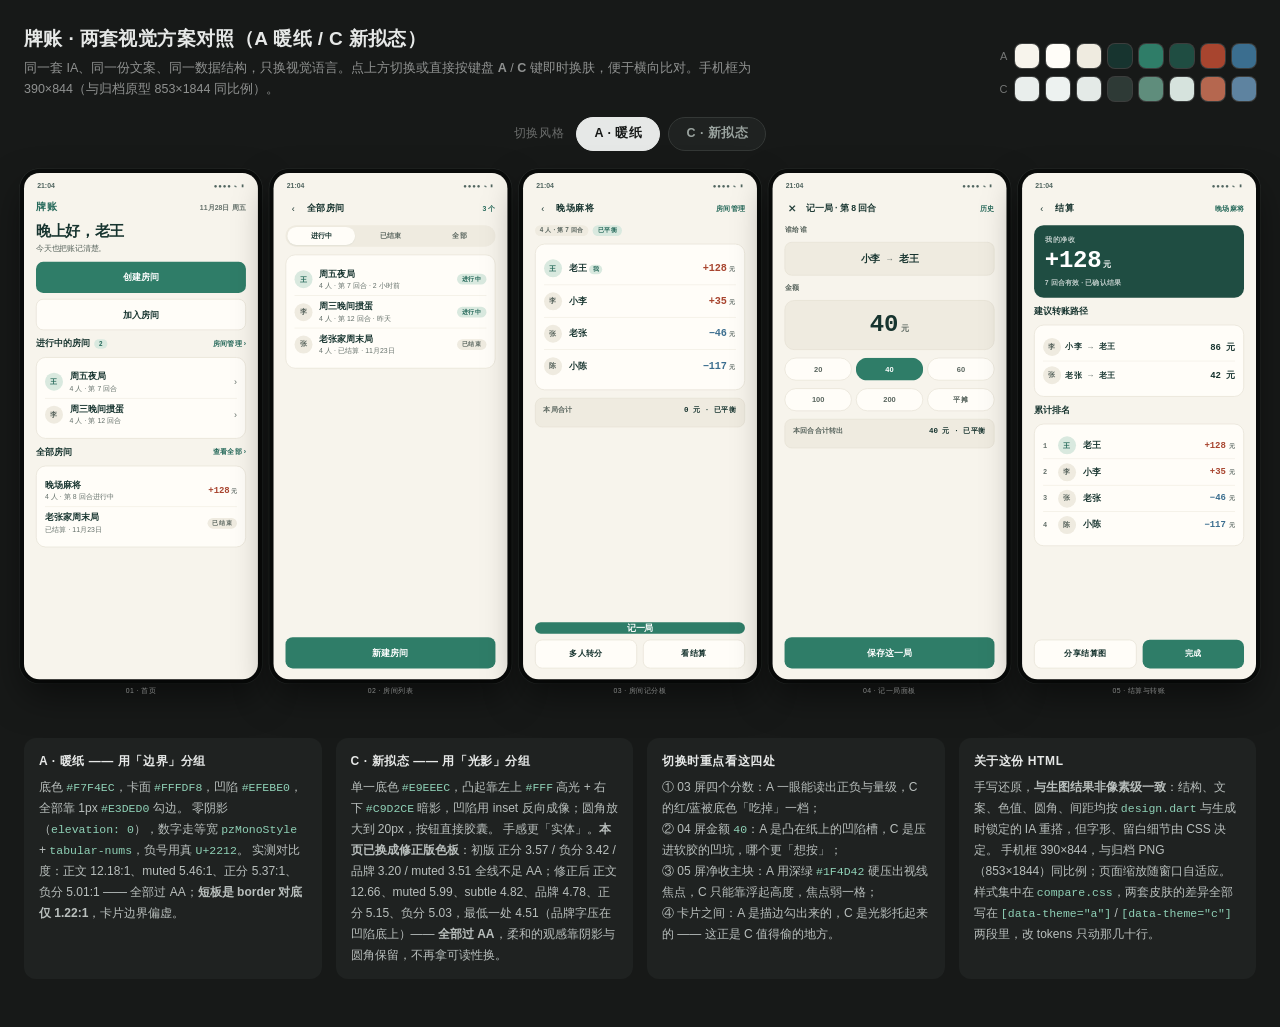
<file: docs/prototypes/compare-a-c.html>
<!DOCTYPE html>
<html lang="zh-CN">
<head>
<meta charset="utf-8">
<meta name="viewport" content="width=device-width, initial-scale=1">
<title>牌账 · A 暖纸 / C 新拟态 · 5 屏对照</title>
<link rel="stylesheet" href="compare.css">
</head>
<body data-theme="a">

<div class="pagehead">
  <div>
    <h1>牌账 · 两套视觉方案对照（A 暖纸 / C 新拟态）</h1>
    <p>同一套 IA、同一份文案、同一数据结构，只换视觉语言。点上方切换或直接按键盘 <b>A</b> / <b>C</b> 键即时换肤，便于横向比对。手机框为 390×844（与归档原型 853×1844 同比例）。</p>
  </div>
  <div style="margin-left:auto;display:flex;flex-direction:column;gap:9px;align-items:flex-end">
    <div class="sw"><em>A</em>
      <i style="background:#F7F4EC"></i><i style="background:#FFFDF8"></i><i style="background:#EFEBE0"></i>
      <i style="background:#17342F"></i><i style="background:#2F7D68"></i><i style="background:#1F4D42"></i>
      <i style="background:#A8452F"></i><i style="background:#3B6E8F"></i>
    </div>
    <div class="sw"><em>C</em>
      <i style="background:#E9EEEC"></i><i style="background:#EDF2F0"></i><i style="background:#E4EAE7"></i>
      <i style="background:#2E3A36"></i><i style="background:#5F8D7C"></i><i style="background:#D6E3DD"></i>
      <i style="background:#B5674F"></i><i style="background:#5E83A0"></i>
    </div>
  </div>
</div>

<div class="toolbar">
  <span>切换风格</span>
  <button class="tab on" data-set="a">A · 暖纸</button>
  <button class="tab" data-set="c">C · 新拟态</button>
</div>

<div class="stagewrap">
<div class="stage">

  <!-- ========== 01 首页 ========== -->
  <figure>
    <div class="phone">
      <div class="status"><span>21:04</span><span class="sig">●●●● ⌁ ▮</span></div>
      <div class="screen">
        <div class="toprow"><span class="wordmark">牌账</span><span class="date">11月28日 周五</span></div>
        <div><div class="h1">晚上好，老王</div><div class="sub">今天也把账记清楚。</div></div>
        <div style="display:flex;flex-direction:column;gap:10px">
          <button class="btn primary">创建房间</button>
          <button class="btn secondary">加入房间</button>
        </div>
        <div class="sec">进行中的房间<span class="pill on">2</span><span class="more">房间管理 ›</span></div>
        <div class="card">
          <div class="row"><div class="av me">王</div><div class="grow"><div class="nm">周五夜局</div><div class="meta">4 人 · 第 7 回合</div></div><span class="chev">›</span></div>
          <div class="row"><div class="av">李</div><div class="grow"><div class="nm">周三晚间掼蛋</div><div class="meta">4 人 · 第 12 回合</div></div><span class="chev">›</span></div>
        </div>
        <div class="sec">全部房间<span class="more">查看全部 ›</span></div>
        <div class="card">
          <div class="row"><div class="grow"><div class="nm">晚场麻将</div><div class="meta">4 人 · 第 8 回合进行中</div></div>
            <div class="num" style="font-size:15px;color:var(--win)">+128<span style="font-size:10px;color:var(--subtle);font-family:var(--sans);font-weight:600"> 元</span></div></div>
          <div class="row"><div class="grow"><div class="nm">老张家周末局</div><div class="meta">已结算 · 11月23日</div></div><span class="pill">已结束</span></div>
        </div>
      </div>
    </div>
    <figcaption>01 · 首页</figcaption>
  </figure>

  <!-- ========== 02 房间列表 ========== -->
  <figure>
    <div class="phone">
      <div class="status"><span>21:04</span><span class="sig">●●●● ⌁ ▮</span></div>
      <div class="screen">
        <div class="topbar"><span class="back">‹</span><span class="ttl">全部房间</span><span class="act">3 个</span></div>
        <div class="seg"><span class="on">进行中</span><span>已结束</span><span>全部</span></div>
        <div class="card">
          <div class="row"><div class="av me">王</div><div class="grow"><div class="nm">周五夜局</div><div class="meta">4 人 · 第 7 回合 · 2 小时前</div></div><span class="pill on">进行中</span></div>
          <div class="row"><div class="av">李</div><div class="grow"><div class="nm">周三晚间掼蛋</div><div class="meta">4 人 · 第 12 回合 · 昨天</div></div><span class="pill on">进行中</span></div>
          <div class="row"><div class="av">张</div><div class="grow"><div class="nm">老张家周末局</div><div class="meta">4 人 · 已结算 · 11月23日</div></div><span class="pill">已结束</span></div>
        </div>
        <div class="foot"><button class="btn primary">新建房间</button></div>
      </div>
    </div>
    <figcaption>02 · 房间列表</figcaption>
  </figure>

  <!-- ========== 03 记分板 ========== -->
  <figure>
    <div class="phone">
      <div class="status"><span>21:04</span><span class="sig">●●●● ⌁ ▮</span></div>
      <div class="screen">
        <div class="topbar"><span class="back">‹</span><span class="ttl">晚场麻将</span><span class="act">房间管理</span></div>
        <div style="display:flex;gap:7px;align-items:center">
          <span class="pill">4 人 · 第 7 回合</span><span class="pill on">已平衡</span>
        </div>
        <div class="card">
          <div class="row"><div class="av me">王</div><div class="grow"><div class="nm">老王 <span class="pill on" style="font-size:10px;padding:1px 6px">我</span></div></div><div class="score win num">+128<span class="u"> 元</span></div></div>
          <div class="row"><div class="av">李</div><div class="grow"><div class="nm">小李</div></div><div class="score win num">+35<span class="u"> 元</span></div></div>
          <div class="row"><div class="av">张</div><div class="grow"><div class="nm">老张</div></div><div class="score lose num">−46<span class="u"> 元</span></div></div>
          <div class="row"><div class="av">陈</div><div class="grow"><div class="nm">小陈</div></div><div class="score lose num">−117<span class="u"> 元</span></div></div>
        </div>
        <div class="meter" style="flex-direction:column;align-items:stretch;gap:8px">
          <div style="display:flex;justify-content:space-between;align-items:baseline"><span>本局合计</span><b class="num" style="font-size:12.5px">0 元 · 已平衡</b></div>
          <div class="bar" style="height:5px;border-radius:99px;background:var(--border);overflow:hidden;display:flex">
            <i style="width:52%;background:var(--win)"></i><i style="width:48%;background:var(--lose)"></i>
          </div>
        </div>
        <div class="foot" style="flex-direction:column;gap:10px">
          <button class="btn primary">记一局</button>
          <div style="display:flex;gap:10px">
            <button class="btn secondary sm" style="flex:1">多人转分</button>
            <button class="btn secondary sm" style="flex:1">看结算</button>
          </div>
        </div>
      </div>
    </div>
    <figcaption>03 · 房间记分板</figcaption>
  </figure>

  <!-- ========== 04 记一局 ========== -->
  <figure>
    <div class="phone">
      <div class="status"><span>21:04</span><span class="sig">●●●● ⌁ ▮</span></div>
      <div class="screen">
        <div class="topbar"><span class="back">✕</span><span class="ttl" style="font-size:14.5px">记一局 · 第 8 回合</span><span class="act">历史</span></div>
        <div class="lbl">谁给谁</div>
        <div class="select">小李<span class="arw">→</span>老王</div>
        <div class="lbl">金额</div>
        <div class="amount"><span class="num v">40</span><span class="u">元</span></div>
        <div class="chips"><span class="chip">20</span><span class="chip on">40</span><span class="chip">60</span></div>
        <div class="chips"><span class="chip">100</span><span class="chip">200</span><span class="chip">平摊</span></div>
        <div class="meter" style="flex-direction:column;align-items:stretch;gap:8px">
          <div style="display:flex;justify-content:space-between;align-items:baseline"><span>本回合合计转出</span><b class="num" style="font-size:12.5px">40 元 · 已平衡</b></div>
          <div class="bar" style="height:5px;border-radius:99px;background:var(--border);overflow:hidden;display:flex">
            <i style="width:62%;background:var(--win)"></i><i style="width:38%;background:var(--lose)"></i>
          </div>
        </div>
        <div class="foot"><button class="btn primary">保存这一局</button></div>
      </div>
    </div>
    <figcaption>04 · 记一局面板</figcaption>
  </figure>

  <!-- ========== 05 结算 ========== -->
  <figure>
    <div class="phone">
      <div class="status"><span>21:04</span><span class="sig">●●●● ⌁ ▮</span></div>
      <div class="screen">
        <div class="topbar"><span class="back">‹</span><span class="ttl">结算</span><span class="act">晚场麻将</span></div>
        <div class="hero">
          <div class="k">我的净收</div>
          <div class="v num">+128<span class="u">元</span></div>
          <div class="s">7 回合有效 · 已确认结果</div>
        </div>
        <div class="sec">建议转账路径</div>
        <div class="card">
          <div class="tr"><span class="av">李</span>小李<span style="color:var(--subtle)">→</span>老王<span class="amt num">86 元</span></div>
          <div class="tr"><span class="av">张</span>老张<span style="color:var(--subtle)">→</span>老王<span class="amt num">42 元</span></div>
        </div>
        <div class="sec">累计排名</div>
        <div class="card">
          <div class="row" style="min-height:44px"><span class="num" style="width:14px;font-size:11.5px;color:var(--subtle)">1</span><div class="av me">王</div><div class="grow"><div class="nm">老王</div></div><div class="score win num" style="font-size:15px">+128<span class="u"> 元</span></div></div>
          <div class="row" style="min-height:44px"><span class="num" style="width:14px;font-size:11.5px;color:var(--subtle)">2</span><div class="av">李</div><div class="grow"><div class="nm">小李</div></div><div class="score win num" style="font-size:15px">+35<span class="u"> 元</span></div></div>
          <div class="row" style="min-height:44px"><span class="num" style="width:14px;font-size:11.5px;color:var(--subtle)">3</span><div class="av">张</div><div class="grow"><div class="nm">老张</div></div><div class="score lose num" style="font-size:15px">−46<span class="u"> 元</span></div></div>
          <div class="row" style="min-height:44px"><span class="num" style="width:14px;font-size:11.5px;color:var(--subtle)">4</span><div class="av">陈</div><div class="grow"><div class="nm">小陈</div></div><div class="score lose num" style="font-size:15px">−117<span class="u"> 元</span></div></div>
        </div>
        <div class="foot"><button class="btn secondary sm">分享结算图</button><button class="btn primary sm">完成</button></div>
      </div>
    </div>
    <figcaption>05 · 结算与转账</figcaption>
  </figure>

</div>
</div>

<div class="notes">
  <div>
    <h3>A · 暖纸 —— 用「边界」分组</h3>
    底色 <code>#F7F4EC</code>，卡面 <code>#FFFDF8</code>，凹陷 <code>#EFEBE0</code>，全部靠 1px <code>#E3DED0</code> 勾边。
    零阴影（<code>elevation: 0</code>），数字走等宽 <code>pzMonoStyle</code> + <code>tabular-nums</code>，负号用真 <code>U+2212</code>。
    实测对比度：正文 12.18:1、muted 5.46:1、正分 5.37:1、负分 5.01:1 —— 全部过 AA；<b>短板是 border 对底仅 1.22:1</b>，卡片边界偏虚。
  </div>
  <div>
    <h3>C · 新拟态 —— 用「光影」分组</h3>
    单一底色 <code>#E9EEEC</code>，凸起靠左上 <code>#FFF</code> 高光 + 右下 <code>#C9D2CE</code> 暗影，凹陷用 inset 反向成像；圆角放大到 20px，按钮直接胶囊。
    手感更「实体」。<b>本页已换成修正版色板</b>：初版 正分 3.57 / 负分 3.42 / 品牌 3.20 / muted 3.51 全线不足 AA；修正后 正文 12.66、muted 5.99、subtle 4.82、品牌 4.78、正分 5.15、负分 5.03，最低一处 4.51（品牌字压在凹陷底上）—— <b>全部过 AA</b>，柔和的观感靠阴影与圆角保留，不再拿可读性换。
  </div>
  <div>
    <h3>切换时重点看这四处</h3>
    ① 03 屏四个分数：A 一眼能读出正负与量级，C 的红/蓝被底色「吃掉」一档；<br>
    ② 04 屏金额 <code>40</code>：A 是凸在纸上的凹陷槽，C 是压进软胶的凹坑，哪个更「想按」；<br>
    ③ 05 屏净收主块：A 用深绿 <code>#1F4D42</code> 硬压出视线焦点，C 只能靠浮起高度，焦点弱一格；<br>
    ④ 卡片之间：A 是描边勾出来的，C 是光影托起来的 —— 这正是 C 值得偷的地方。
  </div>
  <div>
    <h3>关于这份 HTML</h3>
    手写还原，<b>与生图结果非像素级一致</b>：结构、文案、色值、圆角、间距均按 <code>design.dart</code> 与生成时锁定的 IA 重搭，但字形、留白细节由 CSS 决定。
    手机框 390×844，与归档 PNG（853×1844）同比例；页面缩放随窗口自适应。
    样式集中在 <code>compare.css</code>，两套皮肤的差异全部写在 <code>[data-theme="a"]</code> / <code>[data-theme="c"]</code> 两段里，改 tokens 只动那几十行。
  </div>
</div>

<script src="compare.js"></script>
</body>
</html>
</file>
<file: docs/prototypes/compare.css>
/* 牌账 · 原型对照页共享样式
   A = 暖纸（线上 design.dart 的 tokens 直译）
   C = 新拟态（同色系 + 双层光影） */

* { margin: 0; padding: 0; box-sizing: border-box; }

:root {
  --sans: -apple-system, "PingFang SC", "Helvetica Neue", "Microsoft YaHei", sans-serif;
  --mono: "SF Mono", ui-monospace, SFMono-Regular, Menlo, Consolas, monospace;
}

body {
  font-family: var(--sans);
  background: #171918;
  color: #e6e8e7;
  padding: 26px 24px 48px;
  -webkit-font-smoothing: antialiased;
}

/* ---------- 页面外壳 ---------- */
.pagehead {
  max-width: 2100px; margin: 0 auto 20px;
  display: flex; align-items: flex-end; gap: 20px; flex-wrap: wrap;
}
.pagehead h1 { font-size: 19px; font-weight: 800; letter-spacing: .02em; }
.pagehead p { font-size: 12.5px; line-height: 1.7; opacity: .58; margin-top: 6px; max-width: 760px; }
.sw { display: flex; gap: 7px; margin-left: auto; align-items: center; }
.sw i { width: 24px; height: 24px; border-radius: 7px; display: block; box-shadow: 0 0 0 1px rgba(255,255,255,.16); }
.sw em { font-style: normal; font-size: 11px; opacity: .45; margin-left: 6px; letter-spacing: .06em; }

.stagewrap { position: relative; max-width: 2100px; margin: 0 auto; height: 900px; }
.stage { position: absolute; top: 0; left: 50%; display: flex; gap: 26px; transform: translateX(-50%); transform-origin: top center; }

/* ---------- A/C 切换条 ---------- */
.toolbar { display: flex; justify-content: center; align-items: center; gap: 8px; margin: -4px 0 22px; }
.toolbar span { font-size: 11.5px; opacity: .4; margin-right: 4px; letter-spacing: .06em; }
.tab { height: 34px; padding: 0 17px; border-radius: 999px; border: 1px solid #343836; background: #1f2221; color: #9aa39f; font: 700 12.5px/1 var(--sans); cursor: pointer; letter-spacing: .04em; }
.tab.on { background: #e6e8e7; color: #171918; border-color: #e6e8e7; }
.tab:hover { border-color: #4a504d; }
figure { flex: 0 0 auto; width: 390px; }
figcaption { font-size: 11.5px; text-align: center; margin-top: 12px; opacity: .55; letter-spacing: .05em; }

/* ---------- 手机框 ---------- */
.phone {
  width: 390px; height: 844px; border-radius: 26px; overflow: hidden;
  background: var(--bg); color: var(--fg);
  display: flex; flex-direction: column;
  box-shadow: 0 26px 60px rgba(0,0,0,.5), 0 0 0 7px #0b0d0c, 0 0 0 8px #2b2f2d;
}
.status {
  flex: 0 0 42px; display: flex; align-items: center; justify-content: space-between;
  padding: 0 22px; font-size: 11.5px; font-weight: 700; color: var(--fg); opacity: .75;
}
.status .sig { letter-spacing: 1.5px; font-size: 10px; }

.screen { flex: 1; display: flex; flex-direction: column; gap: 13px; padding: 2px 20px 18px; overflow: hidden; }

/* ---------- 文字 ---------- */
.wordmark { font-size: 17px; font-weight: 800; letter-spacing: .06em; color: var(--brandInk); }
.toprow { display: flex; align-items: baseline; justify-content: space-between; }
.toprow .date { font-size: 11.5px; font-weight: 600; color: var(--subtle); }
.h1 { font-size: 25px; font-weight: 800; letter-spacing: -.02em; line-height: 1.28; }
.sub { font-size: 13px; color: var(--muted); margin-top: 5px; }
.sec { display: flex; align-items: center; gap: 7px; font-size: 14.5px; font-weight: 800; }
.sec .more { margin-left: auto; font-size: 11.5px; font-weight: 700; color: var(--brandInk); }
.lbl { font-size: 11.5px; font-weight: 700; color: var(--muted); letter-spacing: .06em; }
.num { font-family: var(--mono); font-variant-numeric: tabular-nums; letter-spacing: -.2px; font-weight: 700; }

/* ---------- 卡片 ---------- */
.card { border-radius: var(--r-card); background: var(--surface); padding: 13px 14px; }
.row { display: flex; align-items: center; gap: 11px; min-height: 54px; }
.row + .row { border-top: 1px solid var(--hair); }
.row .grow { flex: 1; min-width: 0; }
.row .nm { font-size: 14.5px; font-weight: 700; }
.row .meta { font-size: 11.5px; color: var(--subtle); margin-top: 3px; }
.chev { color: var(--subtle); font-size: 15px; font-weight: 400; }

/* ---------- 按钮 / 胶囊 ---------- */
.btn {
  height: 52px; border-radius: var(--r-ctl); display: flex; align-items: center; justify-content: center;
  font-size: 15px; font-weight: 700; gap: 6px; border: 0; font-family: inherit;
}
.btn.sm { height: 48px; font-size: 14px; }
.btn.primary { background: var(--brand); color: #fff; }
.btn.secondary { background: var(--surface); color: var(--fg); border: 1px solid var(--border); }
.btn.ghost { background: transparent; color: var(--fg); }
.foot { margin-top: auto; display: flex; gap: 10px; }
.foot .btn { flex: 1; }
.pill {
  display: inline-flex; align-items: center; padding: 2px 8px; border-radius: 999px;
  font-size: 10.5px; font-weight: 700; background: var(--sunken); color: var(--muted);
}
.pill.on { background: var(--tint); color: var(--brandInk); }
.pill.win { background: var(--winTint); color: var(--win); }
.pill.lose { background: var(--loseTint); color: var(--lose); }

/* ---------- 顶栏 / 分段 ---------- */
.topbar { display: flex; align-items: center; gap: 9px; height: 30px; }
.topbar .back { width: 26px; height: 26px; border-radius: 999px; display: grid; place-items: center; font-size: 15px; color: var(--fg); }
.topbar .ttl { font-size: 15.5px; font-weight: 800; }
.topbar .act { margin-left: auto; font-size: 11.5px; font-weight: 700; color: var(--brandInk); }
.seg { display: flex; gap: 2px; padding: 3px; border-radius: 999px; background: var(--sunken); }
.seg span {
  flex: 1; height: 30px; border-radius: 999px; display: grid; place-items: center;
  font-size: 12px; font-weight: 700; color: var(--muted);
}
.seg span.on { background: var(--surface); color: var(--fg); box-shadow: var(--segsh); }

/* ---------- 头像 / 分数 ---------- */
.av {
  width: 30px; height: 30px; border-radius: 999px; display: grid; place-items: center;
  font-size: 11.5px; font-weight: 800; background: var(--sunken); color: var(--muted); flex: 0 0 auto;
}
.av.me { background: var(--tint); color: var(--brandInk); }
.score { font-size: 17px; text-align: right; }
.score.win { color: var(--win); }
.score.lose { color: var(--lose); }
.score .u { font-size: 10.5px; font-weight: 600; color: var(--subtle); margin-left: 2px; font-family: var(--sans); }

/* ---------- 表单元件 ---------- */
.select {
  height: 56px; border-radius: var(--r-ctl); background: var(--sunken);
  display: flex; align-items: center; justify-content: center; gap: 9px; font-size: 16px; font-weight: 700;
}
.select .arw { color: var(--subtle); font-weight: 400; font-size: 14px; }
.amount {
  border-radius: var(--r-card); background: var(--sunken); padding: 18px 16px;
  display: flex; align-items: baseline; justify-content: center; gap: 5px;
}
.amount .v { font-size: 40px; }
.amount .u { font-size: 13px; font-weight: 700; color: var(--muted); }
.chips { display: flex; gap: 7px; }
.chip {
  flex: 1; height: 38px; border-radius: 999px; display: grid; place-items: center;
  font-size: 12.5px; font-weight: 700; background: var(--surface);
  border: 1px solid var(--border); color: var(--muted);
}
.chip.on { background: var(--brand); color: #fff; border-color: transparent; }
.meter {
  border-radius: var(--r-ctl); background: var(--sunken); padding: 11px 13px;
  display: flex; align-items: center; gap: 10px; font-size: 11.5px; font-weight: 700; color: var(--muted);
}
.meter b { color: var(--fg); }
.meter .bar { flex: 1; height: 5px; border-radius: 99px; background: var(--border); overflow: hidden; display: flex; }
.meter .bar i { display: block; height: 100%; }
.meter .ok { color: var(--brandInk); }

/* ---------- 结算 ---------- */
.hero { border-radius: var(--r-card); padding: 17px 18px; }
.hero .k { font-size: 11.5px; font-weight: 700; letter-spacing: .08em; }
.hero .v { font-size: 40px; margin-top: 5px; letter-spacing: -.5px; }
.hero .v .u { font-size: 14px; font-family: var(--sans); font-weight: 700; margin-left: 3px; }
.hero .s { font-size: 11.5px; margin-top: 7px; font-weight: 600; }
.tr { display: flex; align-items: center; gap: 7px; min-height: 46px; font-size: 13.5px; font-weight: 600; }
.tr + .tr { border-top: 1px solid var(--hair); }
.tr .amt { margin-left: auto; font-size: 15px; }

/* ---------- 页脚说明 ---------- */
.notes { max-width: 2100px; margin: 34px auto 0; display: grid; grid-template-columns: repeat(auto-fit, minmax(280px, 1fr)); gap: 14px; }
.notes div { background: #1f2221; border-radius: 12px; padding: 13px 15px; font-size: 12px; line-height: 1.75; color: #b9bfbd; }
.notes h3 { font-size: 12px; color: #e6e8e7; margin-bottom: 5px; letter-spacing: .05em; }
.notes code { font-family: var(--mono); font-size: 11.5px; color: #8fd0b6; }

/* ================= A · 暖纸 ================= */
[data-theme="a"] {
  --bg: #F7F4EC; --surface: #FFFDF8; --sunken: #EFEBE0; --border: #E3DED0; --hair: #EFEBE0;
  --fg: #17342F; --muted: #5A665F; --subtle: #64706A;
  --brand: #2F7D68; --brandInk: #26695A; --tint: #D9E9DF;
  --win: #A8452F; --winTint: #F7E3DA; --lose: #3B6E8F; --loseTint: #DFEAF1;
  --r-card: 16px; --r-ctl: 12px; --segsh: 0 1px 2px rgba(31,77,66,.08);
  --shadow-card: none;
}
[data-theme="a"] .card { border: 1px solid var(--border); }
[data-theme="a"] .hero { background: #1F4D42; color: #fff; }
[data-theme="a"] .hero .k { color: rgba(255,255,255,.72); }
[data-theme="a"] .hero .s { color: rgba(255,255,255,.70); }
[data-theme="a"] .amount, [data-theme="a"] .select, [data-theme="a"] .meter { border: 1px solid var(--border); }
[data-theme="a"] .chips .chip.on { box-shadow: none; }

/* ================= C · 新拟态 ================= */
[data-theme="c"] {
  --bg: #E9EEEC; --surface: #EDF2F0; --sunken: #E2E8E5; --border: #D5DEDA; --hair: #DCE3E0;
  --fg: #1E2A26; --muted: #4E5C56; --subtle: #5D6A65;
  --brand: #387261; --brandInk: #26584A; --tint: #D6E3DD;
  --win: #A2472F; --winTint: #EFDCD6; --lose: #3A6890; --loseTint: #DCE5EC;
  --r-card: 20px; --r-ctl: 16px;
  --sh-out: 6px 6px 14px #C9D2CD, -6px -6px 14px #FFFFFF;
  --sh-out-sm: 3px 3px 7px #CFD8D4, -3px -3px 7px #FFFFFF;
  --sh-in: inset 4px 4px 9px #C6D0CB, inset -4px -4px 9px #FFFFFF;
  --sh-in-sm: inset 2px 2px 5px #C8D1CD, inset -2px -2px 5px #FFFFFF;
  --segsh: 0 1px 3px #C9D2CD;
}
[data-theme="c"] .card { box-shadow: var(--sh-out); }
[data-theme="c"] .row + .row, [data-theme="c"] .tr + .tr { border-top: 1px solid var(--hair); }
[data-theme="c"] .btn.secondary { border: 0; box-shadow: var(--sh-out-sm); }
[data-theme="c"] .btn.primary { box-shadow: 3px 3px 9px #C3CCC8, -3px -3px 9px #FFFFFF; }
[data-theme="c"] .chip { border: 0; box-shadow: var(--sh-out-sm); }
[data-theme="c"] .chip.on { box-shadow: 2px 2px 6px #BECAC5, -2px -2px 6px #FFFFFF; }
[data-theme="c"] .amount, [data-theme="c"] .select { box-shadow: var(--sh-in); }
[data-theme="c"] .meter { box-shadow: var(--sh-in-sm); }
[data-theme="c"] .av { box-shadow: var(--sh-out-sm); }
[data-theme="c"] .av.me { box-shadow: var(--sh-out-sm); }
[data-theme="c"] .topbar .back { box-shadow: var(--sh-out-sm); }
[data-theme="c"] .seg { box-shadow: var(--sh-in-sm); }
[data-theme="c"] .hero { background: var(--surface); box-shadow: var(--sh-out); }
[data-theme="c"] .hero .k { color: var(--muted); }
[data-theme="c"] .hero .v { color: var(--brand); }
[data-theme="c"] .hero .s { color: var(--subtle); }
[data-theme="c"] .pill { box-shadow: var(--sh-in-sm); }
[data-theme="c"] .pill.on { box-shadow: var(--sh-in-sm); }
</file>
